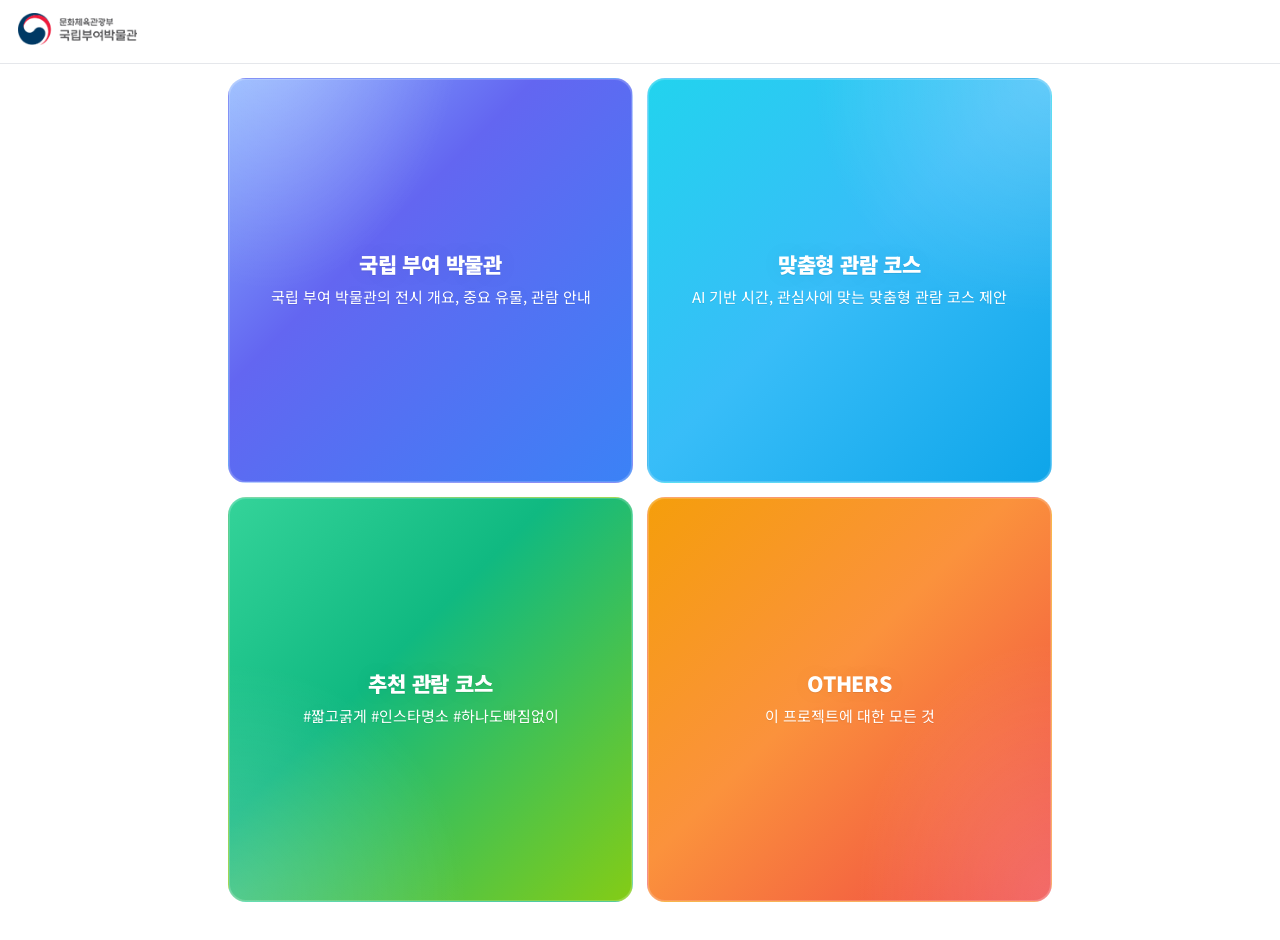
<file: index.html>
<!doctype html>
<html lang="ko">
<head>
<meta charset="utf-8" />
<meta name="viewport" content="width=device-width,initial-scale=1,viewport-fit=cover" />
<title>모바일 박물관 가이드 — 메인</title>

<!-- Google Fonts: Noto Sans KR -->
<link rel="preconnect" href="https://fonts.googleapis.com">
<link rel="preconnect" href="https://fonts.gstatic.com" crossorigin>
<link href="https://fonts.googleapis.com/css2?family=Noto+Sans+KR:wght@400;600;700;900&display=swap" rel="stylesheet">

<link rel="stylesheet" href="style.css" />
</head>
<body>
  <header class="header">
      <a href="index.html" class="logo-link">
      <img src="assets/logo.png" alt="박물관 로고" class="logo-img">
    </a>
  </header>

  <main class="container" id="main">
    <section class="grid-2x2" aria-label="메인 선택">
      <a class="tile t1" href="intro.html" style="--i:0" tabindex="0">
        <h3 class="tile__title">국립 부여 박물관</h3>
        <p class="tile__desc">국립 부여 박물관의 전시 개요, 중요 유물, 관람 안내</p>
      </a>

      <a class="tile t2" href="qa.html" style="--i:1" tabindex="0">
        <h3 class="tile__title">맞춤형 관람 코스</h3>
        <p class="tile__desc">AI 기반 시간, 관심사에 맞는 맞춤형 관람 코스 제안</p>
      </a>

      <a class="tile t3" href="routes.html" style="--i:2" tabindex="0">
        <h3 class="tile__title">추천 관람 코스</h3>
        <p class="tile__desc">#짧고굵게 #인스타명소 #하나도빠짐없이</p>
      </a>

      <a class="tile t4" href="etc.html" style="--i:3" tabindex="0">
        <h3 class="tile__title">OTHERS</h3>
        <p class="tile__desc">이 프로젝트에 대한 모든 것</p>
      </a>
    </section>
  </main>

<script>
(function () {
  // 이전 페이지 복귀 등에서 브라우저가 스크롤을 복원하지 않도록
  if ('scrollRestoration' in history) {
    history.scrollRestoration = 'manual';
  }

  const toTop = () => window.scrollTo({ top: 0, left: 0, behavior: 'auto' });

  // DOM 준비되면 즉시 최상단으로 이동 → 다음 프레임에 애니메이션 시작
  window.addEventListener('DOMContentLoaded', () => {
    toTop();

    const reduce = window.matchMedia('(prefers-reduced-motion: reduce)').matches;
    if (!reduce) {
      // 다음 프레임에 enter 클래스를 붙여 애니메이션 트리거
      requestAnimationFrame(() => {
        document.body.classList.add('enter');
      });
    }
  });

  // bfcache(뒤로가기 등)로 복귀했을 때도 최상단으로 보정
  window.addEventListener('pageshow', (e) => {
    if (e.persisted) toTop();
  });

  // 애니메이션 총 소요 시간 계산 후 한 번 더 최상단으로 보정
  // (폰트 로딩·레이아웃 시프트로 미세하게 밀리는 경우를 대비)
  window.addEventListener('load', () => {
    const DUR = 900;                  // --enter-dur와 동일 (ms)
    const STEP = 160;                 // --enter-delay-step와 동일 (ms)
    const count = document.querySelectorAll('.tile').length || 4;
    const BUFFER = 150;               // 약간의 여유 버퍼
    const total = DUR + STEP * (count - 1) + BUFFER;

    setTimeout(toTop, total);
  });
})();
</script>
</body>
</html>
</file>
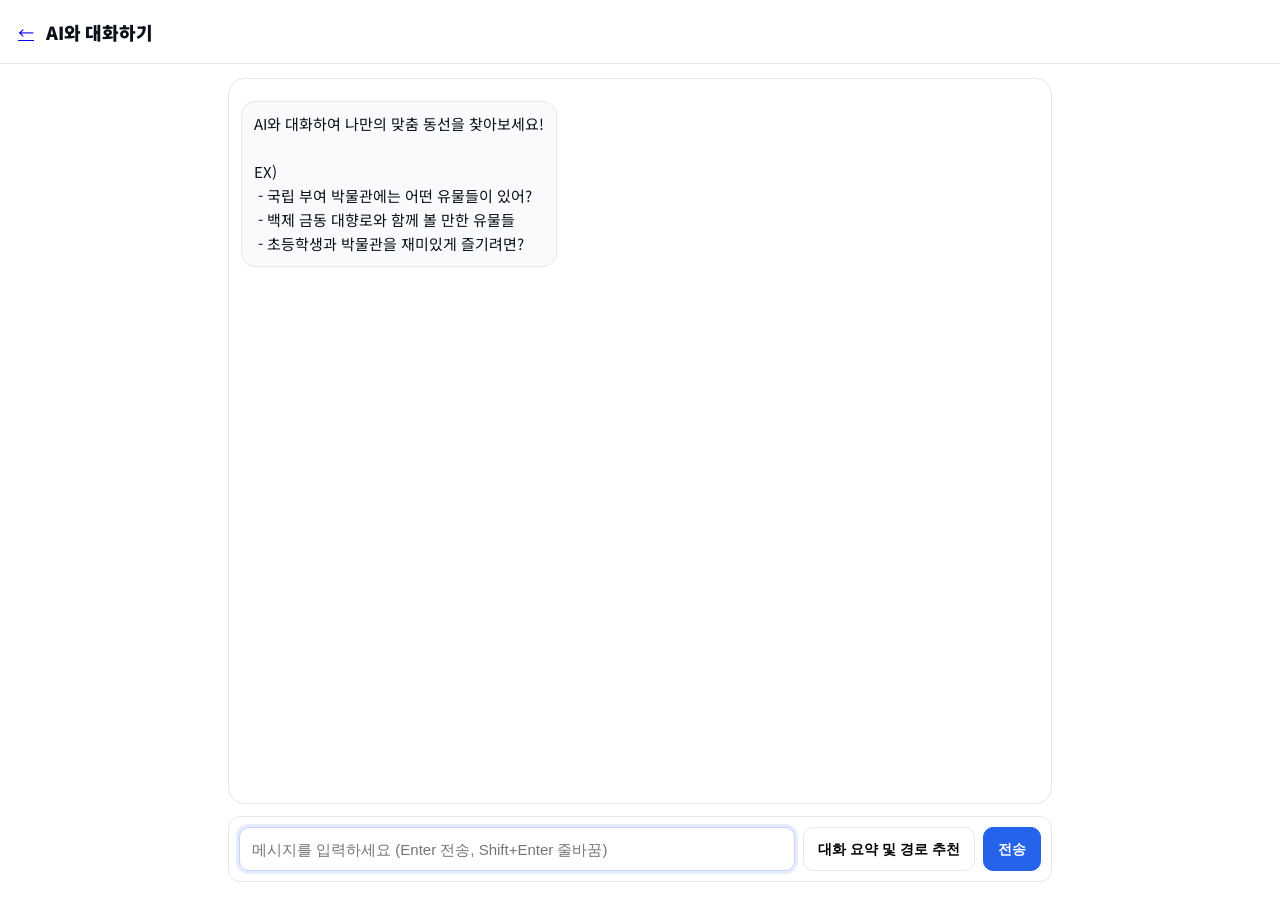
<file: ai.html>
<!doctype html>
<html lang="ko">
<head>
<meta charset="utf-8" />
<meta name="viewport" content="width=device-width,initial-scale=1,viewport-fit=cover" />
<title>AI 대화 — 맞춤 경로</title>

<link rel="preconnect" href="https://fonts.googleapis.com">
<link rel="preconnect" href="https://fonts.gstatic.com" crossorigin>
<link href="https://fonts.googleapis.com/css2?family=Noto+Sans+KR:wght@400;600;700;900&display=swap" rel="stylesheet">

<link rel="stylesheet" href="style.css" />
<style>
  /* ===== 페이지 전용 보강 (기존 톤 유지) ===== */
  .chat-page{ padding-bottom: env(safe-area-inset-bottom); }
  .chat-wrap{
    display:flex; flex-direction:column; gap:12px;
    min-height: calc(100dvh - var(--header-h) - var(--gap)*2);
  }
  .chat {
    border:1px solid var(--line); border-radius:16px; background:#fff;
    padding:12px; overflow:auto; flex:1 1 auto;
    -webkit-overflow-scrolling: touch;
    scroll-padding-bottom: 80px;
  }
  .msg{ display:flex; gap:10px; margin:10px 0; }
  .msg .bubble{
    max-width: 78%; padding:10px 12px; border-radius:14px; line-height:1.6; font-size:15px;
    border:1px solid var(--line);
    word-break: break-word; white-space: pre-wrap; background:#f9fafb;
  }
  .msg.user{ justify-content:flex-end; }
  .msg.user .bubble{ background:#f5f9ff; }

  .composer-wrap{
    position: sticky; bottom: 0; left: 0; right: 0;
    padding-bottom: calc(env(safe-area-inset-bottom) + 4px);
    background: linear-gradient(to top, #ffffff 70%, rgba(255,255,255,0));
  }
  .composer{
    display:flex; gap:8px; align-items:center;
    background:#fff; padding:10px; border:1px solid var(--line); border-radius:12px;
  }
  .composer .input{ height:44px; }
  .typing{ font-size:13px; color:var(--muted); margin-top:-6px; padding-left:4px; display:none; }

  .bubble strong{ font-weight:900; }
  .bubble em{ font-style:italic; }
  .bubble code{
    font-family: ui-monospace,SFMono-Regular,Menlo,Consolas,monospace;
    font-size: 0.92em; padding: 0.1em 0.35em; border-radius: 6px;
    background: #f3f4f6; border: 1px solid var(--line);
  }
  .bubble a{ color:#2563eb; text-decoration:underline; word-break:break-all; }
  .bubble ul{ padding-left: 1.2em; margin: .4em 0; }
  .bubble li{ margin: .25em 0; }

  .input:focus-visible{ outline: 2px solid #c7d2fe; outline-offset: 2px; }

  @media (max-width:480px){
    .msg .bubble{ max-width: 85%; }
  }
</style>
</head>
<body>
  <header class="header header--sub">
    <a class="back" href="qa.html" aria-label="뒤로">←</a>
    <h1>AI와 대화하기</h1>
  </header>

  <main class="container chat-page">
    <section class="chat-wrap">
      <div class="chat" id="chat" aria-live="polite">
        <div class="msg bot">
          <div class="bubble">AI와 대화하여 나만의 맞춤 동선을 찾아보세요!

EX)
 - 국립 부여 박물관에는 어떤 유물들이 있어?
 - 백제 금동 대향로와 함께 볼 만한 유물들
 - 초등학생과 박물관을 재미있게 즐기려면?</div>
        </div>
      </div>

      <div class="typing" id="typing">AI가 답변을 작성 중입니다…</div>

      <div class="composer-wrap">
        <div class="composer">
          <input id="userInput" class="input" placeholder="메시지를 입력하세요 (Enter 전송, Shift+Enter 줄바꿈)" />
          <button class="btn" id="summarizeBtn" aria-label="대화 요약 및 경로 추천">대화 요약 및 경로 추천</button>
          <button class="btn btn-solid" id="sendBtn" aria-label="전송">전송</button>
        </div>
      </div>
    </section>
  </main>

<script>
/** ====== 설정 ====== */
const MODEL_NAME = "gemini-2.5-flash";
const API_KEY = "AIzaSyA5-ytyoOqnZ7OiO9nwp9Lmj3am3isvl4I";
const ENDPOINT_URL = (model) =>
  `https://generativelanguage.googleapis.com/v1beta/models/${model}:generateContent?key=${API_KEY}`;

/** ====== PRIMER (상시 주입) ====== */
const BASE_PRIMER = `
너는 국립 부여 박물관의 주요 관리자야. 자기 소개는 하지 마
너는 유물 정보들을 원래 알고 있고, artifacts.csv 파일에서 이 정보를 습득하였다는 말은 하지 마
이 세션에서 사용할 'artifacts.csv'는 **국립부여박물관이 소장/전시하는 유물 목록의 근거 데이터셋(실제 보유 유물의 수는 이보다 많지만 이게 대부분)**입니다.
- 모든 추천·설명은 이 CSV에 등재된 유물 범위 내에서만 하세요. (없는 유물명/사실은 만들지 말 것)
- 사용자의 시간·관심사·동반자 정보를 바탕으로 관람 '개수 범위(최소~최대)'를 먼저 제안하세요.
- CSV에 충분한 정보가 없거나 조건이 모호하면, **추가로 필요한 질문 2~4개**를 먼저 하세요.
- 답변은 존댓말, 간결하고 정확하게. 과장·불확실한 단정 금지.
`;

/** ====== DOM ====== */
const chatEl = document.getElementById('chat');
const inputEl = document.getElementById('userInput');
const sendBtn = document.getElementById('sendBtn');
const summarizeBtn = document.getElementById('summarizeBtn');
const typingEl = document.getElementById('typing');

/** ====== 상태 ====== */
let historyMsgs = [];
let csvTextCache = null;
let artifactsIndex = '';     // 모델에 주입할 경량 인덱스
let artifactsRows = [];      // 파싱된 객체 배열
let artifactsMetaText = '';  // "총 N건, 컬럼: a,b,c" 같은 메타 문자열

/** ====== 유틸: 안전 이스케이프 → 마크다운풍 변환 ====== */
function escapeHtml(s){
  return s
    .replace(/&/g,'&amp;').replace(/</g,'&lt;').replace(/>/g,'&gt;')
    .replace(/"/g,'&quot;').replace(/'/g,'&#39;');
}
function renderLists(s){
  const lines = s.split('\n');
  let out = [], buf = [];
  const bulletRe = /^\s*([*-])\s+/;
  const flush = () => {
    if (buf.length){
      out.push('<ul>' + buf.map(li => '<li>' + li.replace(bulletRe, '') + '</li>').join('') + '</ul>');
      buf = [];
    }
  };
  for (let line of lines){
    if (bulletRe.test(line)) buf.push(line.trim());
    else { flush(); out.push(line); }
  }
  flush();
  return out.join('\n');
}
function renderRich(raw){
  let s = escapeHtml(String(raw||''));
  s = s.replace(/\[([^\]]+)\]\((https?:\/\/[^\s)]+)\)/g, (_,t,u)=>`<a href="${u}" target="_blank" rel="noopener">${t}</a>`);
  s = s.replace(/(https?:\/\/[^\s)]+)/g, '<a href="$1" target="_blank" rel="noopener">$1</a>');
  s = s.replace(/`([^`]+)`/g, '<code>$1</code>');
  s = s.replace(/\*\*(.+?)\*\*/g, '<strong>$1</strong>');
  s = renderLists(s);
  s = s.replace(/(^|[^*])\*([^*\n]+)\*/g, '$1<em>$2</em>');
  s = s.replace(/\n/g,'<br>');
  return s;
}

/** ====== 메시지 출력 ====== */
function appendMsg(role, text){
  const wrap = document.createElement('div');
  wrap.className = 'msg ' + (role === 'user' ? 'user' : 'bot');
  const bubble = document.createElement('div');
  bubble.className = 'bubble';
  bubble.innerHTML = renderRich(text);
  wrap.appendChild(bubble);
  chatEl.appendChild(wrap);
  requestAnimationFrame(() => wrap.scrollIntoView({ behavior:"smooth", block:"end" }));
}
function setTyping(on){ typingEl.style.display = on ? 'block' : 'none'; }
function uiLock(on){ inputEl.disabled = on; sendBtn.disabled = on; summarizeBtn.disabled = on; }

/** ====== CSV 로더 & 경량 인덱스 생성 ====== */
async function loadCsvText(){
  if (csvTextCache) return csvTextCache;
  const res = await fetch('artifacts.csv', { cache: 'no-cache' });
  if (!res.ok) throw new Error('artifacts.csv 를 불러올 수 없습니다.');
  const txt = await res.text();
  csvTextCache = txt;
  return txt;
}
function splitCsvLine(line){
  const out=[]; let cur='', inQ=false;
  for (let i=0;i<line.length;i++){
    const ch=line[i];
    if (ch === '"'){
      if (inQ && line[i+1] === '"'){ cur+='"'; i++; }
      else inQ = !inQ;
    }else if (ch === ',' && !inQ){
      out.push(cur); cur='';
    }else{
      cur+=ch;
    }
  }
  out.push(cur);
  return out;
}
function parseCsv(text){
  const lines = text.split(/\r?\n/).filter(Boolean);
  if (!lines.length) return [];
  const headers = splitCsvLine(lines[0]).map(h=>h.trim());
  const rows = [];
  for (let i=1;i<lines.length;i++){
    const cols = splitCsvLine(lines[i]);
    const obj = {};
    headers.forEach((h,idx)=> obj[h] = (cols[idx]||'').trim());
    rows.push(obj);
  }
  // 메타 문자열: 총 n건, 컬럼명
  artifactsMetaText = `artifacts.csv 메타: 총 ${rows.length}건, 컬럼 = ${headers.join(', ')}`;
  return rows;
}
// 모델에 주입할 경량 인덱스: "유물명 | 시대 | 태그 | 한줄요약"
function buildArtifactsIndex(rows){
  const nameKeys = ['title','name','artifact','유물','유물명'];
  const eraKeys  = ['era','period','시대'];
  const tagKeys  = ['tags','tag','키워드','분류'];
  const briefKeys= ['summary','desc','description','요약','설명'];
  const pick = (obj, keys)=> keys.find(k=>k in obj) || null;

  const lines = [];
  for (const r of rows){
    const kName  = pick(r, nameKeys);
    const kEra   = pick(r, eraKeys);
    const kTags  = pick(r, tagKeys);
    const kBrief = pick(r, briefKeys);

    const name  = (kName ? r[kName] : '').trim();
    if (!name) continue;

    const era   = (kEra ? r[kEra] : '').trim();
    const tags  = (kTags ? r[kTags] : '').trim();
    let brief   = (kBrief ? r[kBrief] : '').trim();
    if (brief.length > 120) brief = brief.slice(0,117) + '…';

    lines.push(`- ${name}${era?` | ${era}`:''}${tags?` | ${tags}`:''}${brief?` | ${brief}`:''}`);
  }
  const MAX_CHARS = 18000;
  const joined = lines.join('\n');
  return joined.length > MAX_CHARS ? joined.slice(0, MAX_CHARS) : joined;
}

async function primeArtifacts(){
  try{
    const csv = await loadCsvText();
    artifactsRows = parseCsv(csv);
    artifactsIndex = buildArtifactsIndex(artifactsRows);
    }catch(e){
    appendMsg('model', '유물 데이터(artifacts.csv)를 불러오지 못했습니다. 같은 폴더에 있는지 확인해 주세요. 그래도 대화는 진행 가능합니다.');
  }
}

/** ====== 공통: 호출 페이로드 구성 (항상 소장품 목록 전제 포함) ====== */
function baseContextParts(){
  const parts = [
    { role:'user', parts:[{ text: BASE_PRIMER.trim() }] }
  ];
  if (artifactsMetaText){
    parts.push({ role:'user', parts:[{ text: artifactsMetaText }] });
  }
  if (artifactsIndex){
    parts.push({ role:'user', parts:[{ text:
      '--- 국립부여박물관 소장 유물 인덱스(요약) 시작 ---\n'
      + artifactsIndex +
      '\n--- 인덱스 끝 ---'
    }]});
  }
  return parts;
}

/** ====== Gemini 호출 ====== */
async function callGeminiWithContents(contents){
  const body = {
    contents,
    generationConfig: { temperature:0.6, topK:40, topP:0.9, maxOutputTokens:800 }
  };
  const res = await fetch(ENDPOINT_URL(MODEL_NAME), {
    method: 'POST', headers: { 'Content-Type': 'application/json' }, body: JSON.stringify(body)
  });
  if(!res.ok){
    const t = await res.text();
    throw new Error('API 오류: ' + t);
  }
  const data = await res.json();
  return data?.candidates?.[0]?.content?.parts?.[0]?.text || '응답이 비어있습니다.';
}
async function callGemini(userText){
  const N = 6;
  const recent = historyMsgs.slice(-N);
  const contents = [
    ...baseContextParts(),
    ...recent.map(m => ({ role: m.role === 'user' ? 'user' : 'model', parts:[{ text: m.text }] })),
    { role:'user', parts:[{ text: userText }] }
  ];
  return callGeminiWithContents(contents);
}

/** ====== 요약/추천 ====== */
const SUMMARY_PRIMER = `
[요약·추천 형식]
1) 권장 관람 개수 범위: 최소 X개 이상, 최대 Y개 이하 (한 줄 근거)
2) 추천 유물(3~8개, CSV에 있는 항목만): "유물명 — 이유 한 줄"
3) 정보 부족 시: 추천보다 "추가 질문 2~4개"를 먼저 제시
※ 모든 추천은 '국립부여박물관 소장 유물(artifacts.csv)'에서만 선택.
`;

async function summarizeAndRecommend(){
  try{
    setTyping(true); uiLock(true);

    const userCount = historyMsgs.filter(m => m.role === 'user').length;
    if (userCount === 0){
      appendMsg('model',
        '관람 시간(분), 사진 위주 여부, 선호 주제(왕실/종교/생활사 등), 동반자(아이/어르신) 여부를 알려주시면 범위와 후보를 정밀하게 제안드리겠습니다.');
      return;
    }

    const N = 20;
    const recent = historyMsgs.slice(-N);
    const convo = recent.map(m => (m.role === 'user' ? '사용자: ' : 'AI: ') + m.text).join('\n');

    const contents = [
      ...baseContextParts(),
      { role:'user', parts:[{ text: '--- 최근 대화 로그 시작 ---\n' + convo + '\n--- 대화 로그 끝 ---' }] },
      { role:'user', parts:[{ text: SUMMARY_PRIMER.trim() }] }
    ];

    const reply = await callGeminiWithContents(contents);
    appendMsg('model', reply);
    historyMsgs.push({ role:'model', text: reply });
  }catch(err){
    appendMsg('model', '요약/추천 처리 중 문제가 발생했습니다.\n' + (err?.message||err));
  }finally{
    setTyping(false); uiLock(false); inputEl.focus();
  }
}

/** ====== 전송 핸들러 ====== */
async function send(){
  const text = inputEl.value.trim();
  if(!text) return;

  appendMsg('user', text);
  historyMsgs.push({ role:'user', text });
  inputEl.value = '';

  uiLock(true); setTyping(true);
  try{
    const reply = await callGemini(text);
    appendMsg('model', reply);
    historyMsgs.push({ role:'model', text: reply });
  }catch(err){
    appendMsg('model', '죄송합니다. 처리 중 문제가 발생했습니다.\n' + (err?.message||err));
  }finally{
    setTyping(false); uiLock(false); inputEl.focus();
  }
}
sendBtn.addEventListener('click', send);
inputEl.addEventListener('keydown', e=>{
  if(e.key==='Enter' && !e.shiftKey){ e.preventDefault(); send(); }
});
summarizeBtn.addEventListener('click', summarizeAndRecommend);

inputEl.addEventListener('focus', () => {
  setTimeout(() => { chatEl.scrollTop = chatEl.scrollHeight; }, 300);
});
window.addEventListener('resize', () => { chatEl.scrollTop = chatEl.scrollHeight; });

window.addEventListener('DOMContentLoaded', ()=> {
  inputEl.focus({ preventScroll: true });
  primeArtifacts(); // CSV 선학습
});
</script>
</body>
</html>
</file>
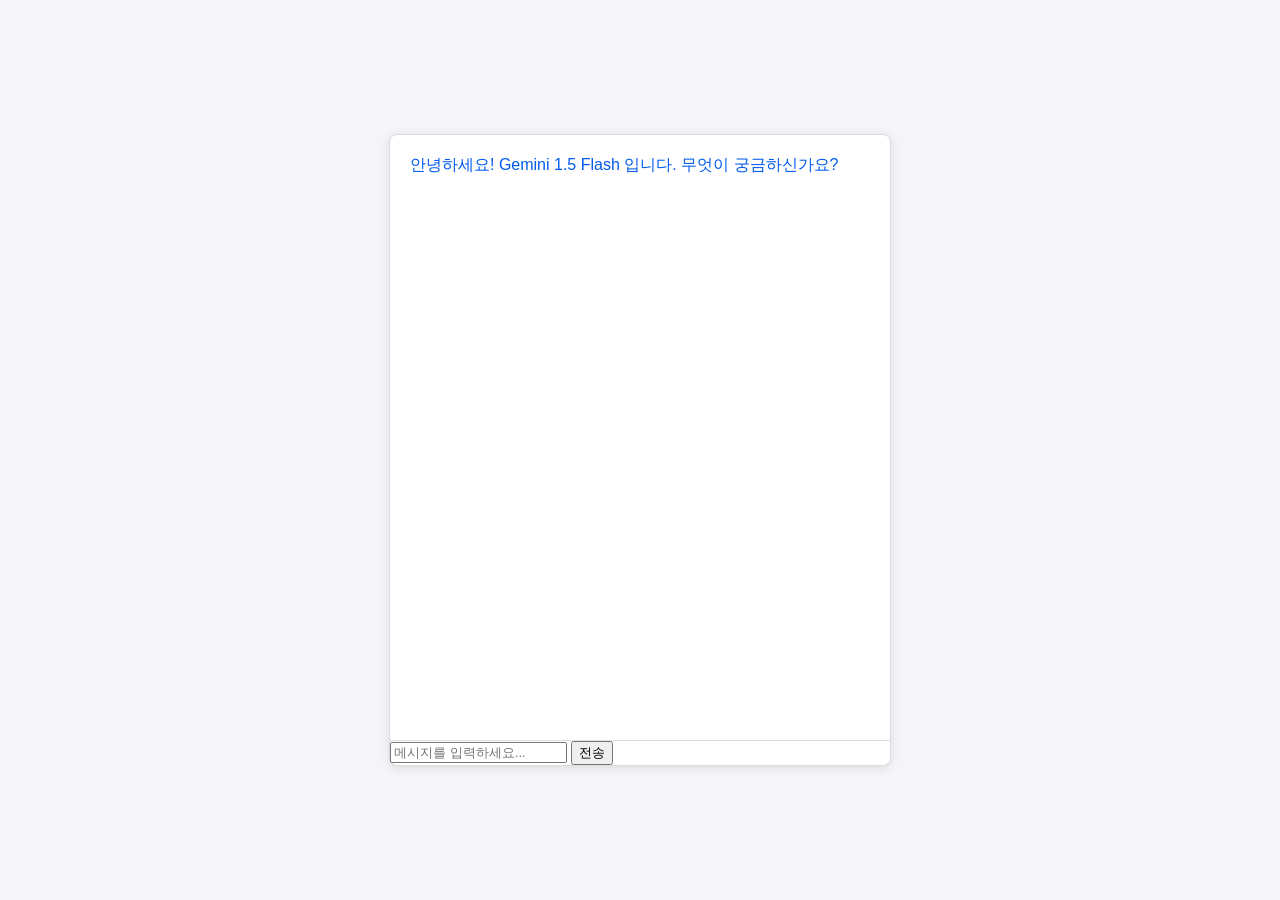
<file: chatbot.html>
<!DOCTYPE html>
<html>
<head>
    <title>Gemini 1.5 Flash Chatbot</title>
    <meta charset="UTF-8">
    <meta name="viewport" content="width=device-width, initial-scale=1.0">
    <style>
        body {
            font-family: -apple-system, BlinkMacSystemFont, "Segoe UI", Roboto, Helvetica, Arial, sans-serif;
            display: flex;
            justify-content: center;
            align-items: center;
            height: 100vh;
            margin: 0;
            background-color: #f4f4f9;
        }
        #chat-container {
            width: 90%;
            max-width: 500px;
            height: 70vh;
            border: 1px solid #ddd;
            border-radius: 8px;
            background-color: #fff;
            box-shadow: 0 2px 10px rgba(0,0,0,0.1);
            display: flex;
            flex-direction: column;
        }
        #chat-box {
            flex-grow: 1;
            padding: 20px;
            overflow-y: auto;
            border-bottom: 1px solid #ddd;
        }
        .message {
            margin-bottom: 15px;
            line-height: 1.4;
            white-space: pre-wrap; /* 줄바꿈을 위해 추가 */
        }
        .user-message {
            text-align: right;
            color: #333;
        }
        .gemini-message {
            text-align: left;
            color: #005aee;
        }
        .error-message {
            text-align: left;
            color: #d93025;
            font-style: italic;
        }
    </style>
</head>
<body>

    <div id="chat-container">
        <div id="chat-box">
            <div class="gemini-message">안녕하세요! Gemini 1.5 Flash 입니다. 무엇이 궁금하신가요?</div>
        </div>
        <div id="input-area">
            <input type="text" id="user-input" placeholder="메시지를 입력하세요...">
            <button id="send-button">전송</button>
        </div>
    </div>

    <script type="module">
        import { GoogleGenerativeAI } from "https://esm.run/@google/generative-ai";

        // 🚨 여기에 당신의 API 키를 붙여넣으세요.
        const API_KEY = "AIzaSyA5-ytyoOqnZ7OiO9nwp9Lmj3am3isvl4I"; 

        const chatBox = document.getElementById('chat-box');
        const userInput = document.getElementById('user-input');
        const sendButton = document.getElementById('send-button');
        let model;

        try {
            const genAI = new GoogleGenerativeAI(API_KEY);
            // ✨ 모델 이름을 'gemini-1.5-flash'로 변경했습니다.
            model = genAI.getGenerativeModel({ model: "gemini-2.5-flash" });
        } catch(error) {
            addMessage(`API 초기화 오류가 발생했습니다. API 키를 확인해주세요.\n${error.message}`, 'error-message');
        }

        async function sendMessage() {
            if (!model) {
                addMessage('모델이 제대로 초기화되지 않았습니다. API 키를 확인해주세요.', 'error-message');
                return;
            }
            const message = userInput.value.trim();
            if (message === "") return;

            addMessage(message, 'user-message');
            userInput.value = "";
            sendButton.disabled = true;

            try {
                const result = await model.generateContent(message);
                const response = await result.response;
                const text = response.text();
                addMessage(text, 'gemini-message');
            } catch (error) {
                console.error("API Error: ", error);
                // 💡 사용자에게 더 친절한 오류 메시지를 보여줍니다.
                addMessage(`죄송합니다, 오류가 발생했습니다. API 키와 Google Cloud 프로젝트 설정을 확인해주세요. (결제 계정, API 사용 설정 등)\n\n오류: ${error.message}`, 'error-message');
            } finally {
                sendButton.disabled = false;
            }
        }

        function addMessage(text, className) {
            const messageDiv = document.createElement('div');
            messageDiv.className = `message ${className}`;
            messageDiv.textContent = text;
            chatBox.appendChild(messageDiv);
            chatBox.scrollTop = chatBox.scrollHeight;
        }

        sendButton.addEventListener('click', sendMessage);
        userInput.addEventListener('keypress', (event) => {
            if (event.key === 'Enter') {
                sendMessage();
            }
        });
    </script>

</body>
</html>
</file>
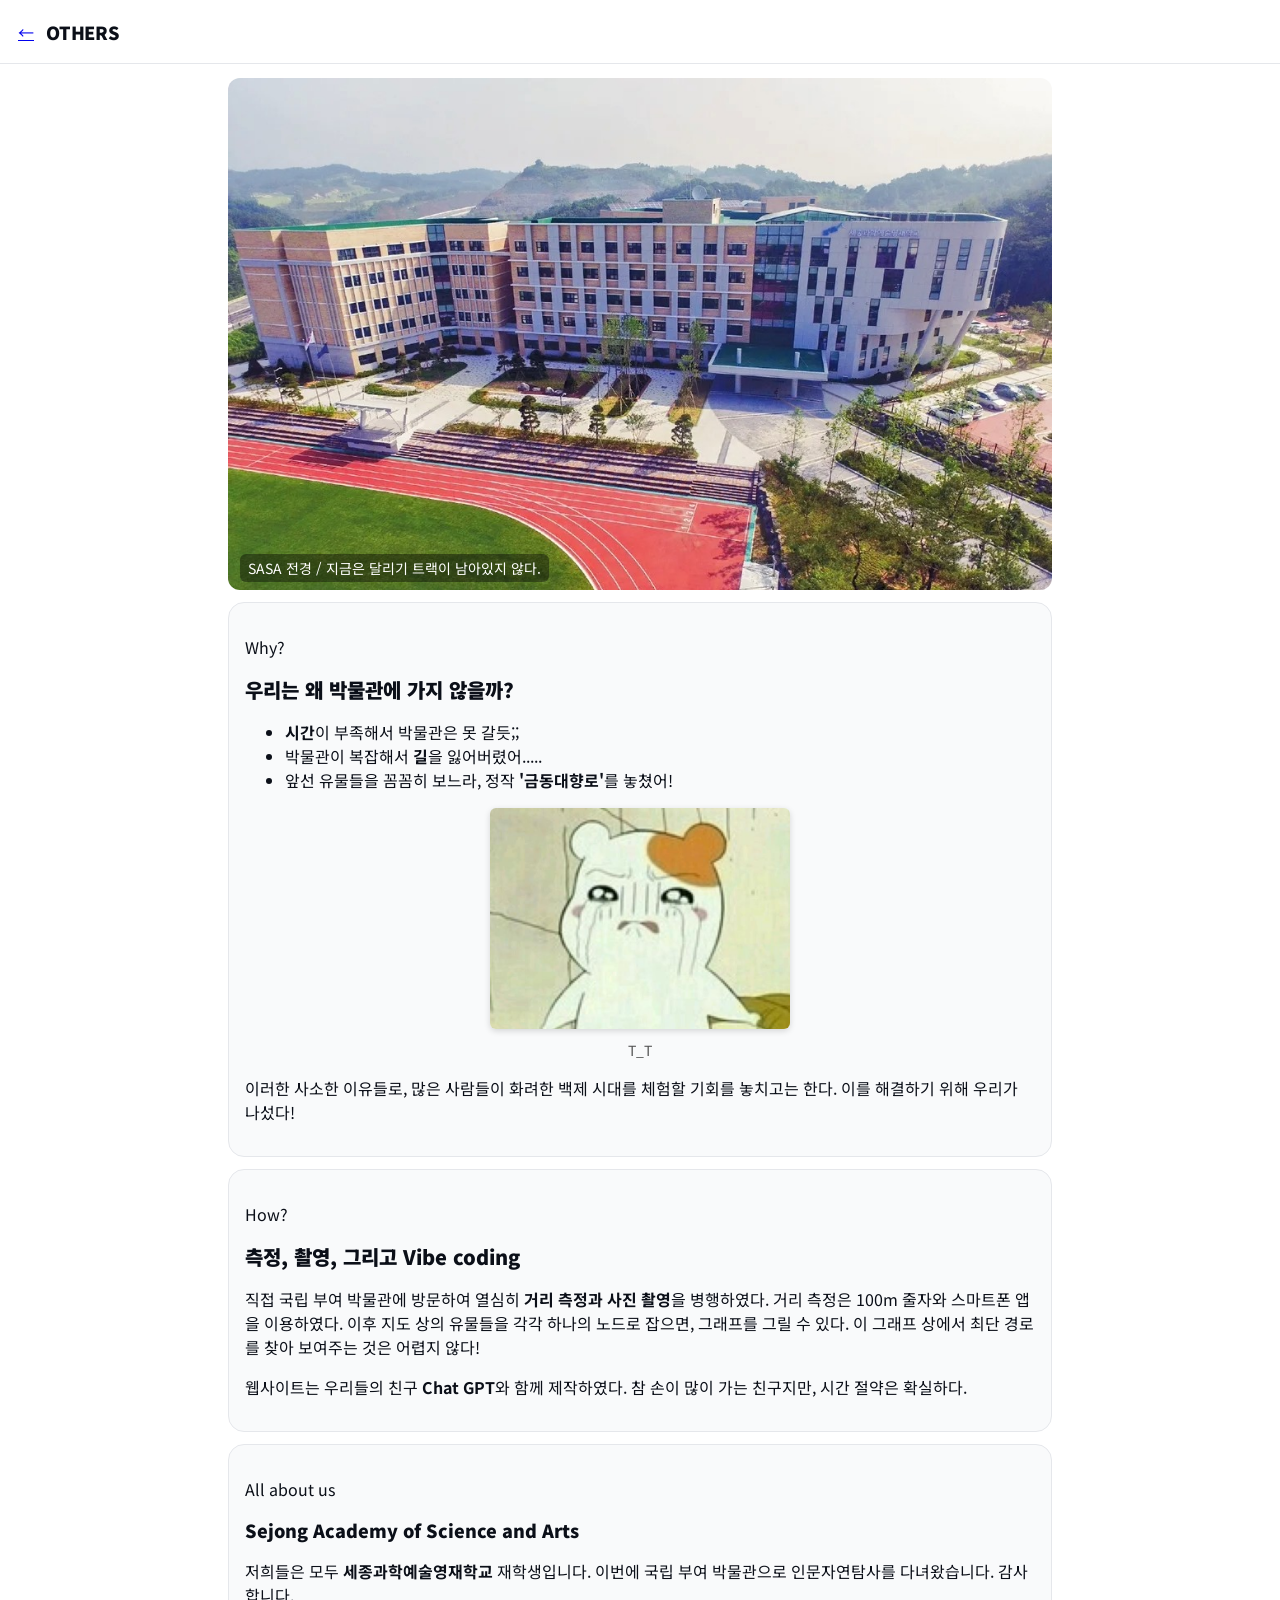
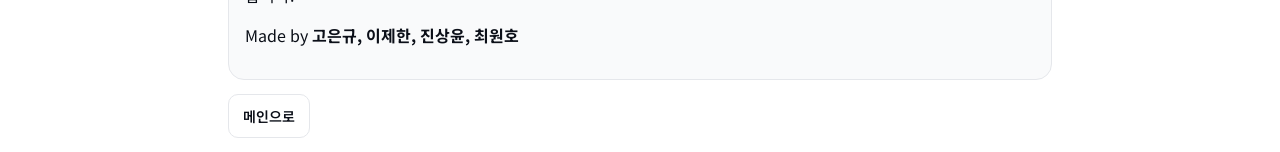
<file: etc.html>
<!doctype html>
<html lang="ko">
<head>
<meta charset="utf-8" />
<meta name="viewport" content="width=device-width,initial-scale=1,viewport-fit=cover" />
<title>Others</title>

<link rel="preconnect" href="https://fonts.googleapis.com">
<link rel="preconnect" href="https://fonts.gstatic.com" crossorigin>
<link href="https://fonts.googleapis.com/css2?family=Noto+Sans+KR:wght@400;600;700;900&display=swap" rel="stylesheet">

<link rel="stylesheet" href="style.css" />
</head>
<body>
  <header class="header header--sub">
    <a class="back" href="index.html" aria-label="메인으로">←</a>
    <h1>OTHERS</h1>
  </header>
  
  <main class="container">
<!-- Hero -->
    <section class="hero">
    <img src="assets/school.jpg" alt="국립부여
    박물관 전경" class="hero__img">
    <div class="hero__caption">SASA 전경 / 지금은 달리기 트랙이 남아있지 않다.</div>
    </section>



    <section class="section" style="margin-top:12px">
      <p class="kicker">Why?</p>
      <h3 style="margin:0 0 6px; font-size:20px; font-weight:900">우리는 왜 박물관에 가지 않을까?</h3>
      
      <ul class="ol">
      
        <li><strong>시간</strong>이 부족해서 박물관은 못 갈듯;;</li>
        <li>박물관이 복잡해서 <strong>길</strong>을 잃어버렸어.....</li>
        <li>앞선 유물들을 꼼꼼히 보느라, 정작 <strong>'금동대향로'</strong>를 놓쳤어!</li>
      
      </ul>

       <figure style="margin:12px 0; text-align:center">
        <img src="assets/cry.png" alt="우는 햄스텇" style="max-width:300px; width:100%; height:auto; border-radius:6px; box-shadow:0 2px 6px rgba(0,0,0,.15)">
        <figcaption style="margin-top:6px; font-size:14px; color:#555">T_T</figcaption>
      </figure>
      <p class="lead">
        이러한 사소한 이유들로, 많은 사람들이 화려한 백제 시대를 체험할 기회를 놓치고는 한다. 이를 해결하기 위해 우리가 나섰다!
      </p>
    </section>

    <section class="section" style="margin-top:12px">
      <p class="kicke">How?</p>
      <h3 style="margin:0 0 6px; font-size:20px; font-weight:900">측정, 촬영, 그리고 Vibe coding</h3>
      <p class="lead">
       직접 국립 부여 박물관에 방문하여 열심히 <strong>거리 측정과 사진 촬영</strong>을 병행하였다. 거리 측정은 100m 줄자와 스마트폰 앱을 이용하였다. 이후 지도 상의 유물들을 각각 하나의 노드로 잡으면, 그래프를 그릴 수 있다. 이 그래프 상에서 최단 경로를 찾아 보여주는 것은 어렵지 않다!
      </p>
      <p class="lead">
      웹사이트는 우리들의 친구 <strong>Chat GPT</strong>와 함께 제작하였다. 참 손이 많이 가는 친구지만, 시간 절약은 확실하다. 
      </p>
    </section>

    <!-- Visit info (간략) -->
    <section class="section" style="margin-top:12px">
      <p class="kicker">All about us</p>
      <h3 style="margin:0 0 6px; font-size:18px; font-weight:900">Sejong Academy of Science and Arts</h3>
       <p class="lead">
        저희들은 모두 <strong>세종과학예술영재학교</strong> 재학생입니다. 이번에 국립 부여 박물관으로 인문자연탐사를 다녀왔습니다. 감사합니다.
       </p>     

       <p class="lead">
        Made by  <strong>고은규, 이제한, 진상윤, 최원호</strong>
       <p>

       
    </section>

    <!-- CTA -->
    <div style="margin-top:14px; display:flex; gap:8px; flex-wrap:wrap">
      <a class="btn btn-ghost" href="index.html">메인으로</a>
    </div>
  </main>
</body>
</html>
</file>
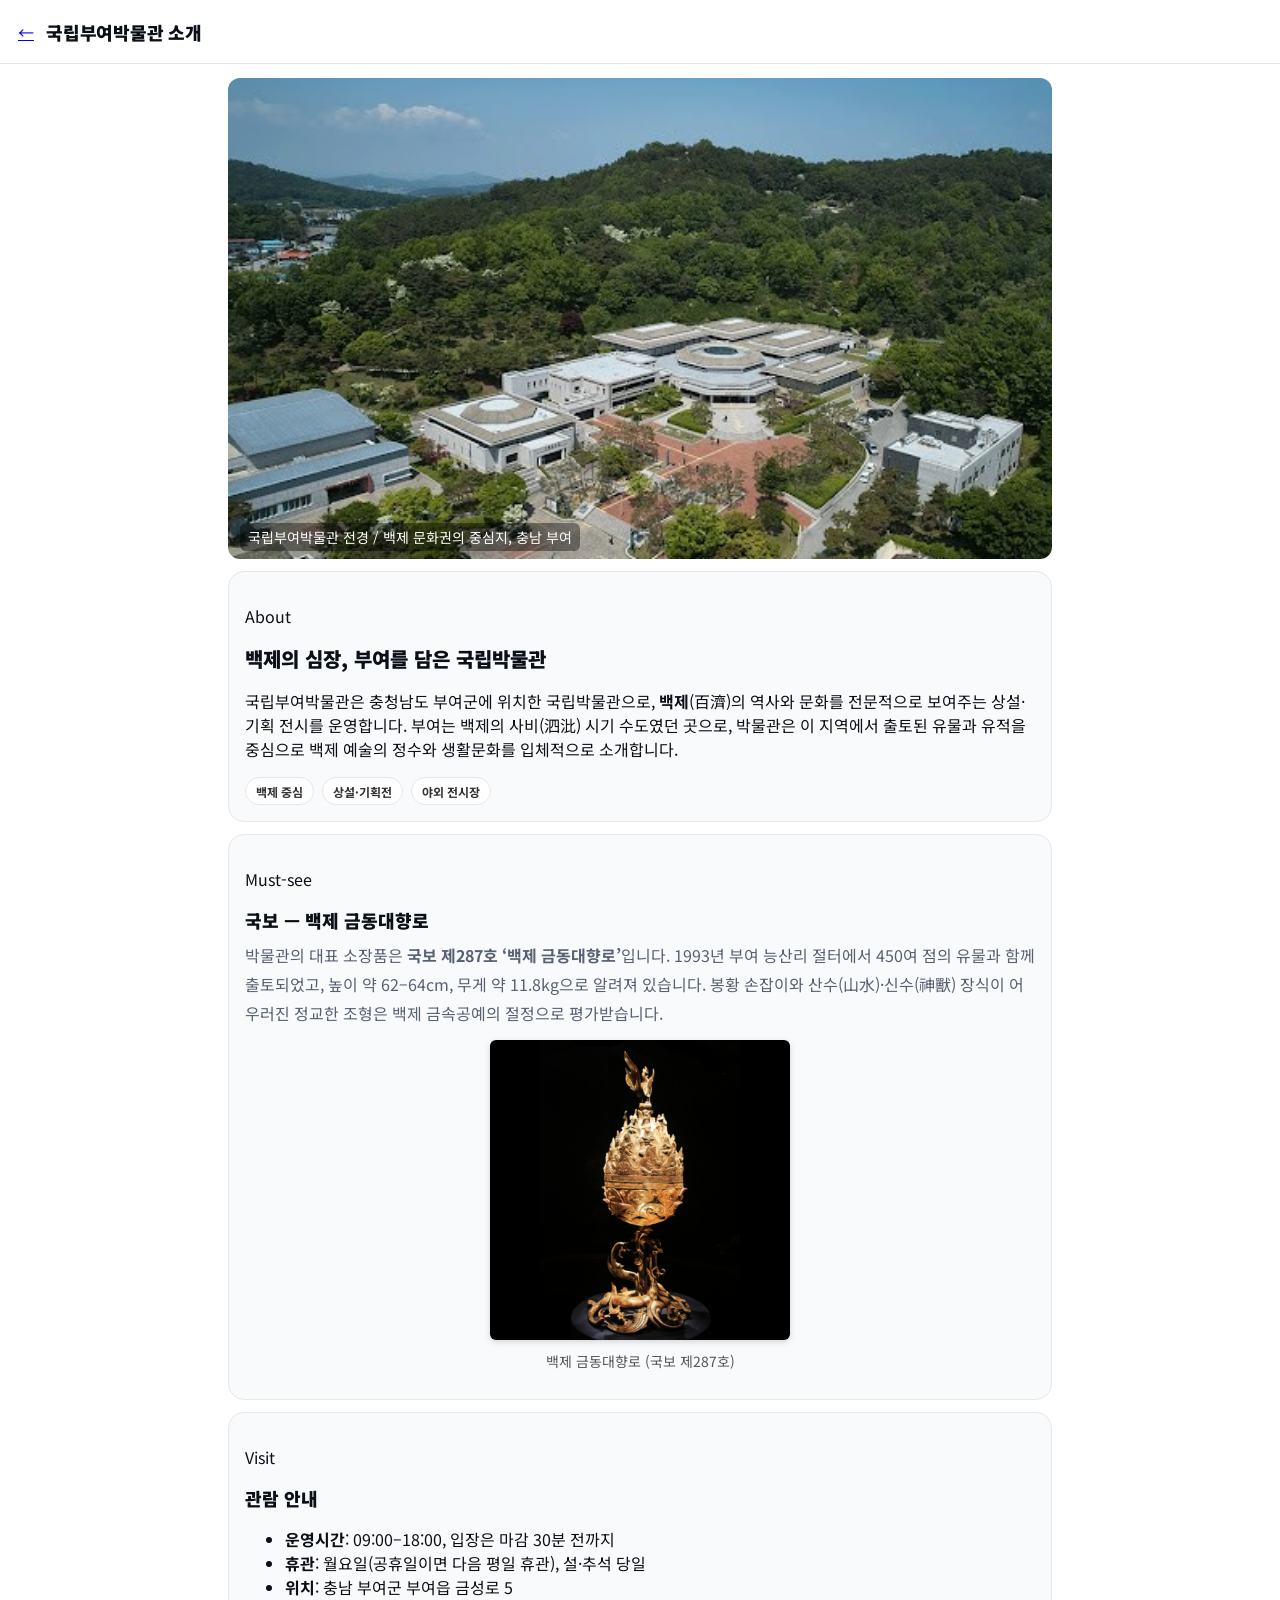
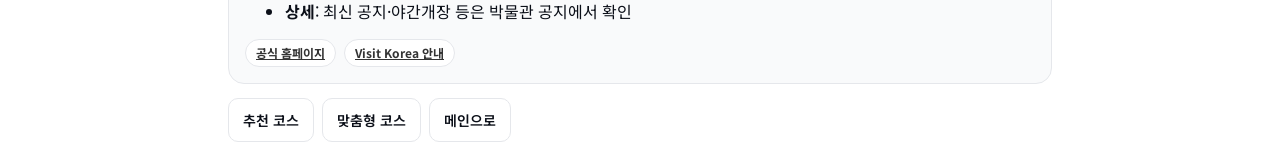
<file: intro.html>
<!doctype html>
<html lang="ko">
<head>
<meta charset="utf-8" />
<meta name="viewport" content="width=device-width,initial-scale=1,viewport-fit=cover" />
<title>박물관 소개 — 국립부여박물관</title>

<link rel="preconnect" href="https://fonts.googleapis.com">
<link rel="preconnect" href="https://fonts.gstatic.com" crossorigin>
<link href="https://fonts.googleapis.com/css2?family=Noto+Sans+KR:wght@400;600;700;900&display=swap" rel="stylesheet">

<link rel="stylesheet" href="style.css" />
</head>
<body>
  <header class="header header--sub">
    <a class="back" href="index.html" aria-label="메인으로">←</a>
    <h1>국립부여박물관 소개</h1>
  </header>

  <main class="container">
<!-- Hero -->
    <section class="hero">
    <img src="assets/buyeo-hero.jpg" alt="국립부여박물관 전경" class="hero__img">
    <div class="hero__caption">국립부여박물관 전경 / 백제 문화권의 중심지, 충남 부여</div>
    </section>

    <!-- About -->
    <section class="section" style="margin-top:12px">
      <p class="kicker">About</p>
      <h3 style="margin:0 0 6px; font-size:20px; font-weight:900">백제의 심장, 부여를 담은 국립박물관</h3>
      <p class="lead">
        국립부여박물관은 충청남도 부여군에 위치한 국립박물관으로, <strong>백제</strong>(百濟)의 역사와 문화를 전문적으로 보여주는 상설·기획 전시를 운영합니다.
        부여는 백제의 사비(泗沘) 시기 수도였던 곳으로, 박물관은 이 지역에서 출토된 유물과 유적을 중심으로 백제 예술의 정수와 생활문화를 입체적으로 소개합니다.
      </p>
      <div class="badges">
        <span class="badge">백제 중심</span>
        <span class="badge">상설·기획전</span>
        <span class="badge">야외 전시장</span>
      </div>
    </section>

        <!-- Must-see -->
    <section class="section" style="margin-top:12px">
      <p class="kicker">Must-see</p>
      <h3 style="margin:0 0 6px; font-size:18px; font-weight:900">국보 — 백제 금동대향로</h3>
      <p class="muted" style="margin:8px 0 0; line-height:1.8">
        박물관의 대표 소장품은 <strong>국보 제287호 ‘백제 금동대향로’</strong>입니다. 1993년 부여 능산리 절터에서 450여 점의 유물과 함께 출토되었고,
        높이 약 62–64cm, 무게 약 11.8kg으로 알려져 있습니다. 봉황 손잡이와 산수(山水)·신수(神獸) 장식이 어우러진 정교한 조형은
        백제 금속공예의 절정으로 평가받습니다.
      </p>

      <!-- 금동대향로 이미지 추가 -->
      <figure style="margin:12px 0; text-align:center">
        <img src="assets/incense-burner.png" alt="백제 금동대향로" style="max-width:300px; width:100%; height:auto; border-radius:6px; box-shadow:0 2px 6px rgba(0,0,0,.15)">
        <figcaption style="margin-top:6px; font-size:14px; color:#555">백제 금동대향로 (국보 제287호)</figcaption>
      </figure>

      <div class="badges" style="margin-top:8px">
      </div>
    </section>


    <!-- Visit info (간략) -->
    <section class="section" style="margin-top:12px">
      <p class="kicker">Visit</p>
      <h3 style="margin:0 0 6px; font-size:18px; font-weight:900">관람 안내</h3>
      <ul class="ol">
        <li><strong>운영시간</strong>: 09:00–18:00, 입장은 마감 30분 전까지</li>
        <li><strong>휴관</strong>: 월요일(공휴일이면 다음 평일 휴관), 설·추석 당일</li>
        <li><strong>위치</strong>: 충남 부여군 부여읍 금성로 5</li>
        <li><strong>상세</strong>: 최신 공지·야간개장 등은 박물관 공지에서 확인</li>
      </ul>
      <div class="badges">
        <a class="badge" href="https://buyeo.museum.go.kr/" target="_blank" rel="noopener">공식 홈페이지</a>
        <a class="badge" href="https://english.visitkorea.or.kr/svc/contents/contentsView.do?vcontsId=111441" target="_blank" rel="noopener">Visit Korea 안내</a>
      </div>
    </section>

    <!-- CTA -->
    <div style="margin-top:14px; display:flex; gap:8px; flex-wrap:wrap">
      <a class="btn btn-ghost" href="routes.html">추천 코스</a>
      <a class="btn btn-ghost" href="qa.html">맞춤형 코스</a>
      <a class="btn btn-ghost" href="index.html">메인으로</a>
    </div>
  </main>
</body>
</html>
</file>
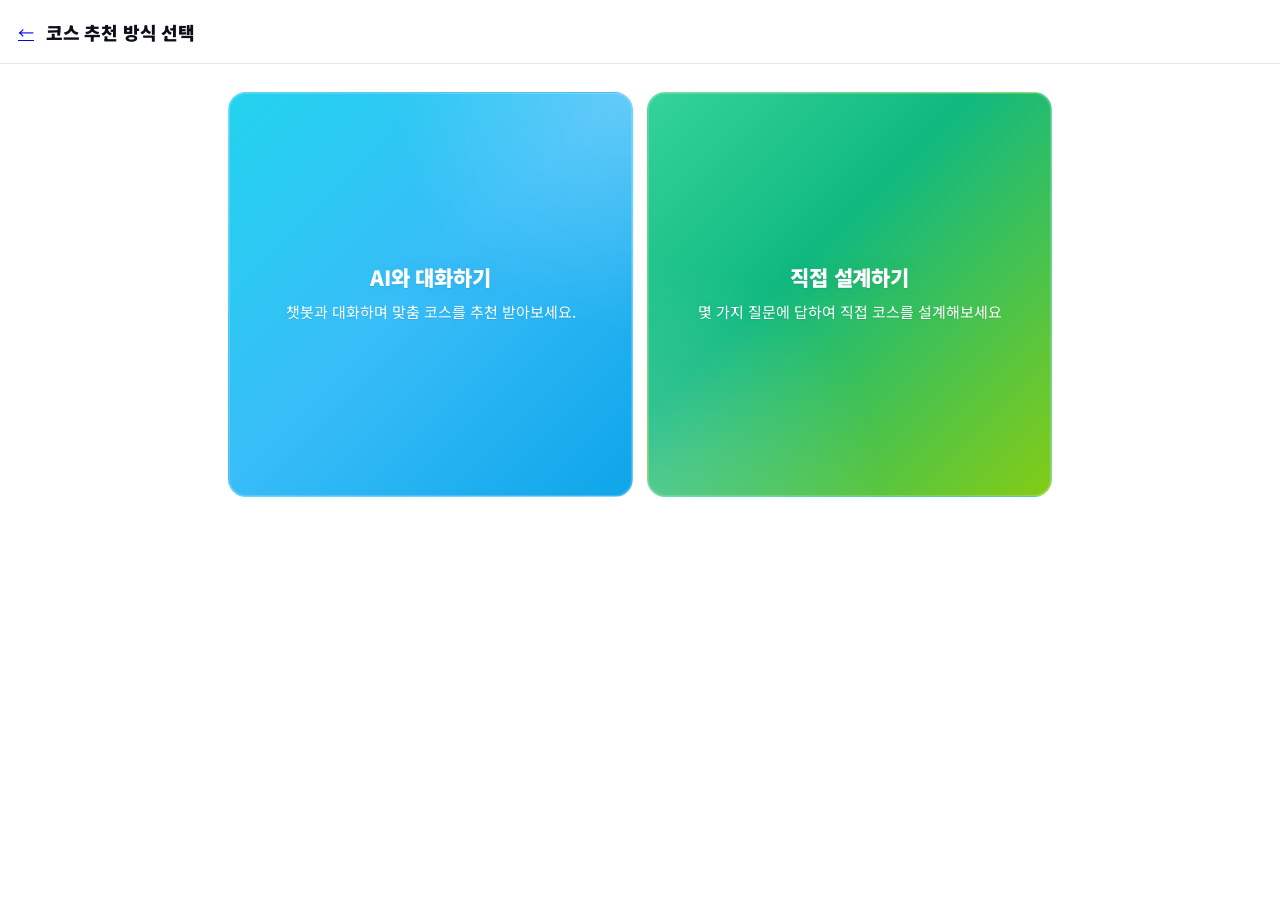
<file: qa.html>
<!doctype html>
<html lang="ko">
<head>
<meta charset="utf-8" />
<meta name="viewport" content="width=device-width,initial-scale=1,viewport-fit=cover" />
<title>Q&A 기반 추천</title>

<link rel="preconnect" href="https://fonts.googleapis.com">
<link rel="preconnect" href="https://fonts.gstatic.com" crossorigin>
<link href="https://fonts.googleapis.com/css2?family=Noto+Sans+KR:wght@400;600;700;900&display=swap" rel="stylesheet">

<link rel="stylesheet" href="style.css" />

<style>
  /* 이 페이지 전용: 두 가지 선택 카드 레이아웃 */
  .choice-grid{
    display:grid; gap: var(--gap);
    grid-template-columns: 1fr 1fr;
    margin-top: var(--gap);
  }
  /* 카드 안 타이포 약간 조정 */
  .tile__title{ margin-bottom: 10px; }
  /* 모바일: 1열 + 정확한 중앙 정렬 + 적정 폭 */
  @media (max-width:480px){
    .choice-grid{ grid-template-columns: 1fr; justify-items: center; }
    .choice-grid .tile{
      aspect-ratio: 16/9;
      max-height: 200px;
      width: min(100%, 420px);
      padding: 18px 14px;
    }
  }
</style>
</head>
<body>
  <header class="header header--sub">
    <a class="back" href="index.html" aria-label="메인으로">←</a>
    <h1>코스 추천 방식 선택</h1>
  </header>

  <main class="container" id="main">
    <section class="choice-grid" aria-label="추천 방식 선택">
      <!-- 1) AI와 대화하기 -->
      <a class="tile t2" href="ai.html" target="_blank" rel="noopener" style="--i:0">
        <h3 class="tile__title">AI와 대화하기</h3>
        <p class="tile__desc">
          챗봇과 대화하며 맞춤 코스를 추천 받아보세요.
        </p>
      </a>

      <!-- 2) 설문조사 진행하기 -->
      <a class="tile t3" href="survey.html" style="--i:1">
        <h3 class="tile__title">직접 설계하기</h3>
        <p class="tile__desc">
          몇 가지 질문에 답하여 직접 코스를 설계해보세요 
        </p>
      </a>
    </section>
  </main>

  <script>
    // 카드 순차 등장 애니메이션(기존 스타일과 동일한 트리거)
    window.addEventListener('DOMContentLoaded', () => {
      if (window.matchMedia('(prefers-reduced-motion: reduce)').matches) return;
      requestAnimationFrame(() => document.body.classList.add('enter'));
    });
  </script>
</body>
</html>
</file>
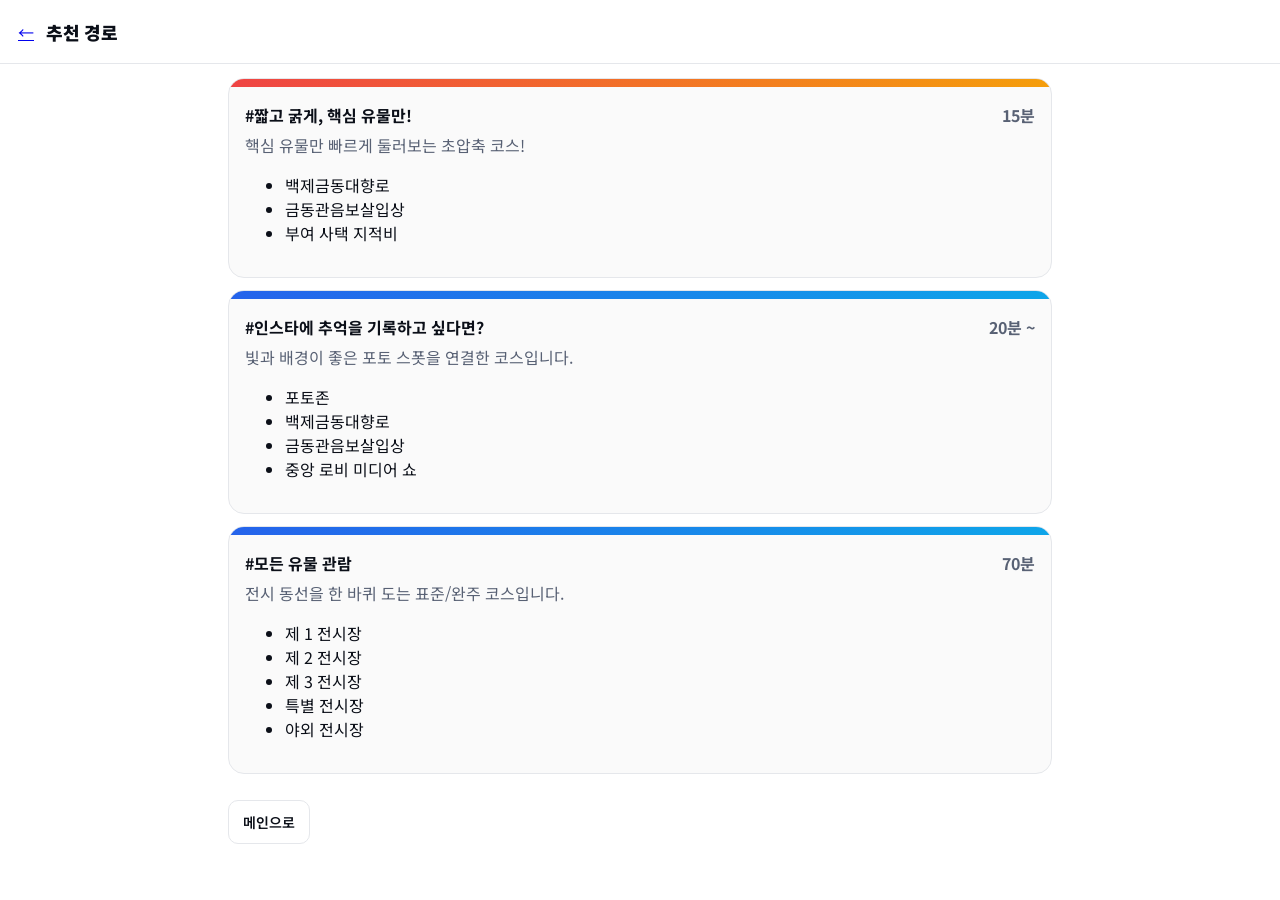
<file: routes.html>
<!doctype html>
<html lang="ko">
<head>
<meta charset="utf-8" />
<meta name="viewport" content="width=device-width,initial-scale=1,viewport-fit=cover" />
<title>추천 경로</title>

<link rel="preconnect" href="https://fonts.googleapis.com">
<link rel="preconnect" href="https://fonts.gstatic.com" crossorigin>
<link href="https://fonts.googleapis.com/css2?family=Noto+Sans+KR:wght@400;600;700;900&display=swap" rel="stylesheet">

<link rel="stylesheet" href="style.css" />
</head>
<body>
  <header class="header header--sub">
    <a class="back" href="index.html" aria-label="메인으로">←</a>
    <h1>추천 경로</h1>
  </header>

  <main class="container">
    <section class="routes">
      <article class="route">
        <div class="bar short" aria-hidden="true"></div>
        <div class="inner">
          <h4>#짧고 굵게, 핵심 유물만! <span class="muted">15분</span></h4>
          <p class="muted" style="margin:6px 0 0">핵심 유물만 빠르게 둘러보는 초압축 코스!</p>
          <ul class="ol"><li>백제금동대향로</li><li>금동관음보살입상</li><li>부여 사택 지적비</li></ul>
           </div>
      </article>

      <article class="route">
        <div class="bar insta" aria-hidden="true"></div>
        <div class="inner">
          <h4>#인스타에 추억을 기록하고 싶다면? <span class="muted">20분 ~</span></h4>
          <p class="muted" style="margin:6px 0 0">빛과 배경이 좋은 포토 스폿을 연결한 코스입니다.</p>
          <ul class="ol"><li>포토존</li><li>백제금동대향로</li><li>금동관음보살입상</li><li>중앙 로비 미디어 쇼</li></ul>
        </div>
      </article>

      <article class="route">
        <div class="bar all" aria-hidden="true"></div>
        <div class="inner">
          <h4>#모든 유물 관람 <span class="muted">70분</span></h4>
          <p class="muted" style="margin:6px 0 0">전시 동선을 한 바퀴 도는 표준/완주 코스입니다.</p>
          <ul class="ol"><li>제 1 전시장</li><li>제 2 전시장</li><li>제 3 전시장</li><li>특별 전시장</li><li>야외 전시장</li></ul>
    
        </div>
      </article>
      
      
    <div style="margin-top:14px"><a class="btn btn-ghost" href="index.html">메인으로</a></div>
  </main>

  <!-- 모달 -->
  <div id="modal">
    <div id="modal-back" onclick="closeModal()"></div>
    <div class="modal-card">
      <div id="modal-bar" class="bar" aria-hidden="true"></div>
      <div style="padding:16px">
        <h4 id="modal-title" style="margin:0 0 6px; font-size:18px; font-weight:900">코스 제목</h4>
        <p class="muted" style="margin:0 0 8px">예시 동선</p>
        <ol id="modal-steps" class="ol"></ol>
        <div style="display:grid; grid-template-columns:1fr 1fr; gap:8px; margin-top:14px">
          <button class="btn btn-ghost" onclick="closeModal()">닫기</button>
          <button class="btn btn-solid" onclick="scrollTopSmooth()">상단으로</button>
        </div>
      </div>
    </div>
  </div>

<script>
  const ROUTES = {
    short:{title:'#짧고 굵게, 핵심 유물만!', bar:'short', steps:['입구 포토존','대표 유물 A','대표 유물 B','굿즈/스탬프']},
    insta:{title:'#인스타에 추억을 기록하고 싶다면?', bar:'insta', steps:['네온 라이트 벽면','대형 설치','자연광 포치','루프탑 사인보드']},
    all:{title:'#모든 유물 관람', bar:'all', steps:['동선 1관','동선 2관','동선 3관','동선 4관']},
    deep:{title:'#모든 유물 + 설명 정독', bar:'deep', steps:['오디오 가이드 1','작가 노트','큐레이터 포인트','토론 카드']},
  };

  function openRoute(key){
    const d=ROUTES[key]; if(!d) return;
    document.getElementById('modal-title').textContent=d.title;
    document.getElementById('modal-bar').className='bar '+d.bar;
    const list=document.getElementById('modal-steps'); list.innerHTML='';
    d.steps.forEach(s=>{ const li=document.createElement('li'); li.textContent=s; list.appendChild(li); });
    document.getElementById('modal').style.display='flex';
  }
  function closeModal(){ document.getElementById('modal').style.display='none'; }
  function scrollTopSmooth(){ window.scrollTo({top:0, behavior:'smooth'}); closeModal(); }

  // 해시(#short 등)로 진입 시 자동 오픈
  window.addEventListener('load', ()=>{
    const key=location.hash.replace('#','').trim();
    if(key && ROUTES[key]){ setTimeout(()=>openRoute(key), 100); }
  });
</script>
</body>
</html>
</file>
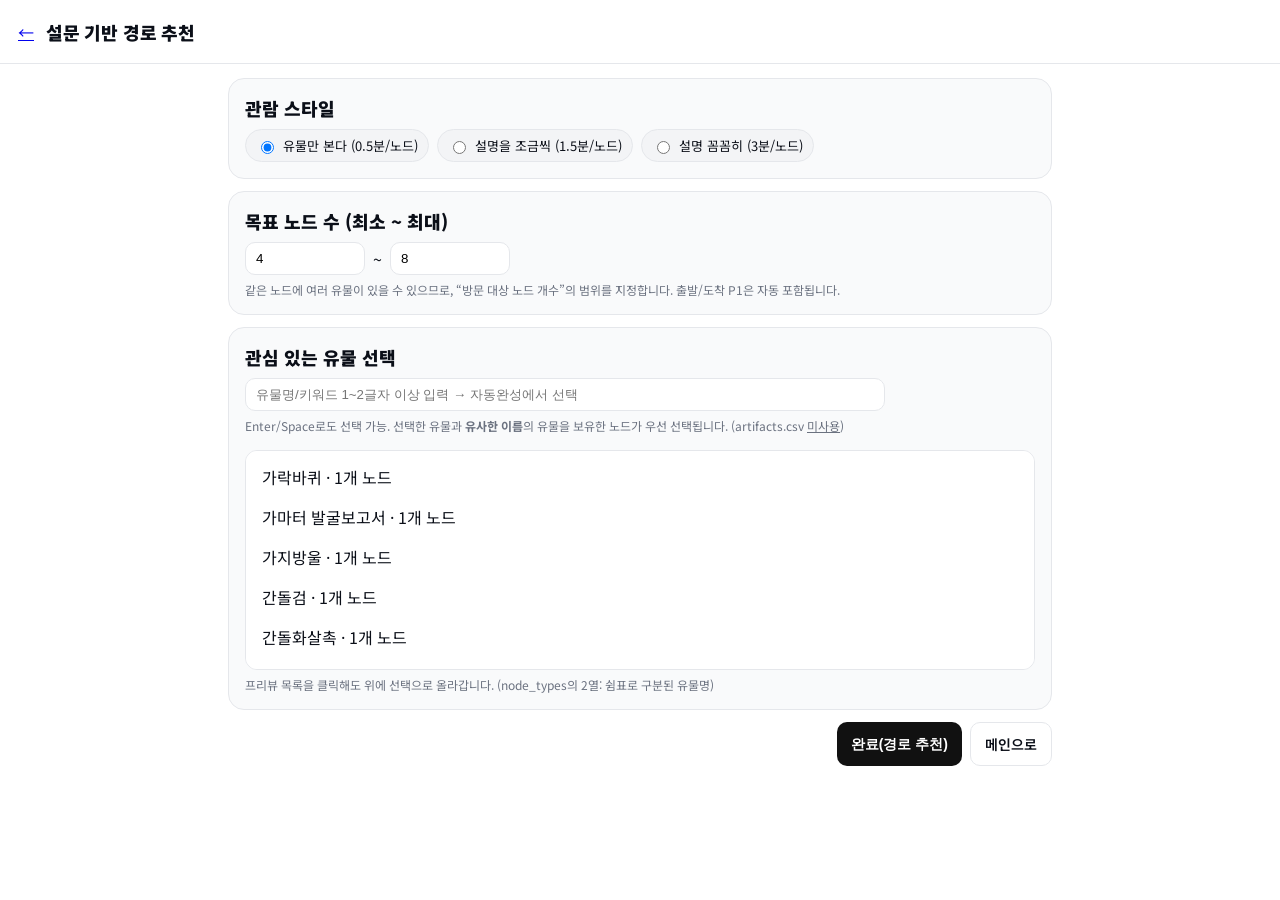
<file: survey.html>
<!doctype html>
<html lang="ko">
<head>
<meta charset="utf-8" />
<meta name="viewport" content="width=device-width,initial-scale=1,viewport-fit=cover" />
<title>설문 기반 경로 추천 — node_types 전용</title>

<link rel="preconnect" href="https://fonts.googleapis.com">
<link rel="preconnect" href="https://fonts.gstatic.com" crossorigin>
<link href="https://fonts.googleapis.com/css2?family=Noto+Sans+KR:wght@400;600;700;900&display=swap" rel="stylesheet">

<link rel="stylesheet" href="style.css" />
<style>
  :root{ --line:#e5e7eb; --muted:#6b7280; }
  body{ font-family:"Noto Sans KR", system-ui, -apple-system, sans-serif; }
  .survey-wrap{ display:flex; flex-direction:column; gap:12px; }
  .section h3{ margin:0 0 8px; font-size:18px; font-weight:900; }
  .row{ display:flex; gap:8px; flex-wrap:wrap; }
  .help{ font-size:12px; color:var(--muted); margin-top:6px; }
  .pill{ display:inline-flex; align-items:center; gap:6px; padding:6px 10px; border-radius:999px; background:#f3f4f6; border:1px solid var(--line); font-size:13px; }
  .input{ padding:8px 10px; border:1px solid var(--line); border-radius:10px; min-width:0; }
  .btn{ padding:10px 14px; border:1px solid var(--line); border-radius:10px; background:#fff; cursor:pointer; }
  .btn-ghost{ background:#fff; }
  .btn-primary{ background:#111; color:#fff; border:0; }

  /* 관심 유물 선택 UI */
  .chooser{ position:relative; }
  .chooser .input{ width:min(640px, 100%); }
  .suggest{ position:absolute; top:calc(100% + 6px); left:0; right:0; z-index:20; border:1px solid var(--line); border-radius:12px; background:#fff; max-height:260px; overflow:auto; box-shadow:0 10px 30px rgba(0,0,0,.06); }
  .s-item{ padding:10px 12px; cursor:pointer; outline:none; }
  .s-item:hover, .s-item:focus{ background:#f3f4f6; }
  .chips{ display:flex; gap:8px; flex-wrap:wrap; margin-top:8px; }
  .chip{ display:inline-flex; align-items:center; gap:8px; padding:6px 10px; border-radius:999px; border:1px solid var(--line); background:#fff; }
  .chip b{ font-weight:900; }
  .chip button{ border:0; background:transparent; cursor:pointer; font-size:14px; }

  /* 목록 프리뷰(선택 보조) */
  .list{ border:1px solid var(--line); border-radius:12px; padding:6px; background:#fff; max-height:220px; overflow:auto; }
  .list-item{ padding:8px 10px; border-radius:8px; cursor:pointer; outline:none; }
  .list-item:hover, .list-item:focus{ background:#f3f4f6; }

  /* 결과 */
  .result{ border:1px solid var(--line); border-radius:16px; padding:14px; background:#fff; }
  .result h4{ margin:0 0 8px; font-size:16px; }
  .route-vis{ display:flex; align-items:center; flex-wrap:wrap; gap:12px; margin-top:8px; }
  .node-dot{ width:36px; height:36px; border-radius:999px; background:#111; color:#fff; display:flex; align-items:center; justify-content:center; font-weight:900; cursor:pointer; }
  .dash{ flex: 0 0 28px; height:2px; background:linear-gradient(90deg,#ddd 50%, transparent 0) repeat-x; background-size:6px 2px; }
  .node-label{ font-size:12px; text-align:center; color:#333; margin-top:2px; }
  .grid-two{ display:grid; gap:8px; grid-template-columns: 1fr 1fr; }
  @media (max-width:640px){ .grid-two{ grid-template-columns:1fr; } }

  .hidden{ display:none !important; }
  .file-fallback{ display:flex; gap:8px; align-items:center; flex-wrap:wrap; }
</style>
</head>
<body>
  <header class="header header--sub">
    <a class="back" href="qa.html" aria-label="뒤로">←</a>
    <h1>설문 기반 경로 추천</h1>
  </header>

  <main class="container">
    <section class="survey-wrap">

      <!-- 관람 스타일 -->
      <section class="section">
        <h3>관람 스타일</h3>
        <div class="row">
          <label class="pill"><input type="radio" name="style" value="0.5" checked> 유물만 본다 (0.5분/노드)</label>
          <label class="pill"><input type="radio" name="style" value="1.5"> 설명을 조금씩 (1.5분/노드)</label>
          <label class="pill"><input type="radio" name="style" value="3"> 설명 꼼꼼히 (3분/노드)</label>
        </div>
      </section>

      <!-- 목표 노드 수 (최소~최대) -->
      <section class="section">
        <h3>목표 노드 수 (최소 ~ 최대)</h3>
        <div class="row">
          <input id="minNodes" class="input" type="number" min="1" value="4" style="max-width:120px" />
          <span style="align-self:center">~</span>
          <input id="maxNodes" class="input" type="number" min="1" value="8" style="max-width:120px" />
        </div>
        <div class="help">같은 노드에 여러 유물이 있을 수 있으므로, “방문 대상 노드 개수”의 범위를 지정합니다. 출발/도착 P1은 자동 포함됩니다.</div>
      </section>

      <!-- 관심 유물 자동완성 + 선택 (node_types.csv 기반) -->
      <section class="section">
        <h3>관심 있는 유물 선택</h3>
        <div class="chooser">
          <input id="interestInput" class="input" placeholder="유물명/키워드 1~2글자 이상 입력 → 자동완성에서 선택" autocomplete="off" />
          <div id="suggestBox" class="suggest hidden" role="listbox" aria-label="유물 자동완성 목록"></div>
        </div>
        <div class="help">Enter/Space로도 선택 가능. 선택한 유물과 <b>유사한 이름</b>의 유물을 보유한 노드가 우선 선택됩니다. (artifacts.csv <u>미사용</u>)</div>
        <div id="chips" class="chips" aria-live="polite"></div>

        <div style="margin-top:8px">
          <div class="list" id="artifactList">
            <div class="muted"><small>유물 목록을 불러오는 중… (로컬로 여셨다면 아래에서 CSV 2개를 직접 선택하세요)</small></div>
          </div>
          <!-- fetch 실패 시 파일 업로드 대체 -->
          <div id="fileFallback" class="file-fallback hidden" style="margin-top:8px">
            <label>node_types.csv <input type="file" id="fileN" accept=".csv"></label>
            <label>distances.csv <input type="file" id="fileD" accept=".csv"></label>
            <button class="btn btn-ghost" id="loadFilesBtn">불러오기</button>
          </div>
          <div class="help">프리뷰 목록을 클릭해도 위에 선택으로 올라갑니다. (node_types의 2열: 쉼표로 구분된 유물명)</div>
        </div>
      </section>

      <!-- 실행 -->
      <div class="row" style="justify-content:flex-end">
        <button class="btn btn-primary" id="runBtn">완료(경로 추천)</button>
        <a class="btn btn-ghost" href="index.html">메인으로</a>
      </div>

      <!-- 결과 -->
      <section class="result" id="resultBox" style="display:none">
        <h4>추천 결과</h4>
        <div id="summaryText" class="muted"></div>

        <div style="margin-top:10px">
          <strong>포함된 유물:</strong>
          <ul id="pickedList" class="ol" style="margin-top:6px"></ul>
        </div>

        <div style="margin-top:10px">
          <strong>이동 경로:</strong>
          <div class="route-vis" id="routeVis"></div>
          <div class="help" id="routeStats" style="margin-top:6px"></div>
        </div>
      </section>
    </section>
  </main>

<script>
/* ================= 공통 CSV 파서 ================= */
function splitCsvLine(line){
  const out=[]; let cur='', inQ=false;
  for (let i=0;i<line.length;i++){
    const ch=line[i];
    if (ch === '"'){
      if (inQ && line[i+1] === '"'){ cur+='"'; i++; }
      else inQ = !inQ;
    }else if (ch === ',' && !inQ){
      out.push(cur); cur='';
    }else{ cur+=ch; }
  }
  out.push(cur);
  return out;
}
function parseCsv(text){
  const lines = text.split(/\r?\n/).filter(l=>l.trim().length>0);
  if(!lines.length) return {headers:[], rows:[]};
  const headers = splitCsvLine(lines[0]).map(h=>h.trim());
  const rows = [];
  for(let i=1;i<lines.length;i++){
    const cols = splitCsvLine(lines[i]);
    const o={};
    headers.forEach((h,idx)=> o[h]= (cols[idx]??'').trim());
    rows.push(o);
  }
  return { headers, rows };
}
async function tryFetchCsv(path){
  const res = await fetch(path);
  if(!res.ok) throw new Error(path+' 응답 실패');
  return await res.text();
}
function readFileAsText(file){
  return new Promise((resolve,reject)=>{
    const fr = new FileReader();
    fr.onload = ()=> resolve(fr.result);
    fr.onerror = ()=> reject(fr.error||new Error('읽기 실패'));
    fr.readAsText(file, 'utf-8');
  });
}

/* ================= 데이터/키( node_types 전용 ) ================= */
let NODE_ROWS=[], EDGE_ROWS=[];            // 원본 rows
let NODE_TO_ARTS=new Map();                // nodeName -> [artifact,...]
let ART_TO_NODES=new Map();                // normalizedArtifact -> Set(nodes)
let ALL_ARTIFACTS=[];                      // {name, norm, nodes:Set}
let GRAPH=new Map();                       // 인접 리스트

const speed_mps = 1.3;

function normStr(s){ return (s||'').toLowerCase().replace(/[\s\u200b\-_.]/g,'').trim(); }
function uniq(arr){ return [...new Set(arr)]; }

function pickKey(obj, keys){ return keys.find(k=>k in obj); }
function getVal(obj, keys){ const k = pickKey(obj, keys)||keys[0]; return (obj[k]||'').trim(); }
function getValNum(obj, keys){ const v = parseFloat(getVal(obj, keys).replace(/,/g,'')); return isFinite(v)? v : NaN; }

// node_types 예상 키: 1열 node, 2열 artifacts(쉼표 구분)
const K_NODE_ID   = ['node','node_id','id','노드','name'];
const K_NODE_ARTS = ['artifacts','contains','유물들','유물목록','유물','포함'];

// distances 예상 키
const K_EDGE_FROM = ['from','source','src','시작'];
const K_EDGE_TO   = ['to','target','dst','끝'];
const K_EDGE_DIST = ['distance','dist','weight','길이','거리'];

/* ================= DOM ================= */
const suggestBox = document.getElementById('suggestBox');
const interestInputEl = document.getElementById('interestInput');
const chipsEl   = document.getElementById('chips');
const artifactListEl = document.getElementById('artifactList');
const fileFallback = document.getElementById('fileFallback');
const fileN = document.getElementById('fileN');
const fileD = document.getElementById('fileD');
const loadStatusEl = document.getElementById('loadStatus');

function updateLoadStatus(source){
  const nodeCount = NODE_TO_ARTS.size;
  const artCount  = ALL_ARTIFACTS.length;
  let edgePairs = 0; for(const [k,arr] of GRAPH) edgePairs += (arr?.length||0);
  const edgeCount = Math.round(edgePairs/2);
  const ok = nodeCount>0 && artCount>0;
  const now = new Date();
  const msg = ok ? `✅ 로드 완료(${source}) — 노드 ${nodeCount} · 유물 ${artCount} · 간선 ${edgeCount} · ${now.toLocaleTimeString()}`
                 : `⚠️ 로드 실패/미완(${source}) — 노드 ${nodeCount} · 유물 ${artCount} · 간선 ${edgeCount}`;
  if(loadStatusEl){ loadStatusEl.innerHTML = msg; loadStatusEl.style.color = ok? '#065f46' : '#b91c1c'; }
  console.log('[로드상태]', {source,nodeCount,artCount,edgeCount});
}


/* ================= 관심 유물(선택 결과) ================= */
const pickedArtifacts = new Map(); // name(norm key 아님) -> {name}
function renderChips(){
  chipsEl.innerHTML='';
  for(const [name,_] of pickedArtifacts){
    const chip = document.createElement('span');
    chip.className='chip';
    chip.innerHTML = `<b>${name}</b><button aria-label="삭제" title="삭제">×</button>`;
    chip.querySelector('button').onclick = ()=>{ pickedArtifacts.delete(name); renderChips(); };
    chipsEl.appendChild(chip);
  }
}

/* ================= 유사도/검색 ================= */
function levenshtein(a,b){
  a=normStr(a); b=normStr(b);
  const n=a.length, m=b.length; if(!n) return m; if(!m) return n;
  const dp=new Array(m+1);
  for(let j=0;j<=m;j++) dp[j]=j;
  for(let i=1;i<=n;i++){
    let prev=dp[0]; dp[0]=i;
    for(let j=1;j<=m;j++){
      const temp=dp[j];
      const cost=(a[i-1]===b[j-1])?0:1;
      dp[j] = Math.min(
        dp[j]+1,         // deletion
        dp[j-1]+1,       // insertion
        prev+cost        // substitution
      );
      prev=temp;
    }
  }
  return dp[m];
}
function simScore(a,b){
  const A=normStr(a), B=normStr(b);
  if(!A||!B) return 0;
  if(A.includes(B)) return Math.min(1, (B.length/Math.max(1,A.length)) + 0.35); // 부분일치 가산
  if(B.includes(A)) return Math.min(1, (A.length/Math.max(1,B.length)) + 0.35);
  const d = levenshtein(A,B);
  return 1 - d/Math.max(A.length,B.length);
}
function tokenize(q){ return q.toLowerCase().split(/[\s,]+/).filter(Boolean); }

function searchArtifacts(q, limit=12){
  const tokens = tokenize(q);
  if(!tokens.length) return [];
  const items = ALL_ARTIFACTS.map(a=>{
    let s=0;
    for(const t of tokens){ s += Math.max(0, simScore(a.name, t)); }
    return { name:a.name, nodes:a.nodes, sc:s };
  }).filter(x=>x.sc>0.5); // 소량 노이즈 컷
  items.sort((a,b)=> b.sc - a.sc);
  const out=[]; const seen=new Set();
  for(const it of items){ if(seen.has(it.name)) continue; seen.add(it.name); out.push(it); if(out.length>=limit) break; }
  return out;
}
function showSuggest(list){
  if(!list.length){ suggestBox.classList.add('hidden'); suggestBox.innerHTML=''; return; }
  const frag=document.createDocumentFragment();
  list.forEach((it)=>{
    const d=document.createElement('div');
    d.className='s-item'; d.setAttribute('role','option'); d.tabIndex=0;
    d.innerHTML = `<strong>${it.name}</strong> · <span class="muted">${it.nodes.size}개 노드</span>`;
    d.addEventListener('click', ()=> { pickedArtifacts.set(it.name, {name:it.name}); renderChips(); suggestBox.classList.add('hidden'); interestInputEl.value=''; interestInputEl.focus(); });
    d.addEventListener('keydown', e=>{ if(e.key==='Enter' || e.key===' '){ e.preventDefault(); d.click(); }});
    frag.appendChild(d);
  });
  suggestBox.innerHTML=''; suggestBox.appendChild(frag);
  suggestBox.classList.remove('hidden');
}
let typingTimer=null;
interestInputEl.addEventListener('input', ()=>{
  clearTimeout(typingTimer);
  const q = interestInputEl.value.trim();
  typingTimer = setTimeout(()=>{
    if(q.length<1){ suggestBox.classList.add('hidden'); return; }
    const list = searchArtifacts(q);
    showSuggest(list);
  }, 120);
});

document.addEventListener('click', (e)=>{
  if(!suggestBox.contains(e.target) && e.target!==interestInputEl){ suggestBox.classList.add('hidden'); }
});
interestInputEl.addEventListener('keydown', (e)=>{
  if(e.key==='ArrowDown'){
    const first = suggestBox.querySelector('.s-item');
    if(first){ e.preventDefault(); first.focus(); }
  }
});

/* ================= 프리뷰 목록(스크롤형) ================= */
function renderArtifactPreview(){
  if(!ALL_ARTIFACTS.length){
    artifactListEl.innerHTML = '<div class="muted"><small>유물 목록이 비어있습니다.</small></div>';
    return;
  }
  const frag = document.createDocumentFragment();
  ALL_ARTIFACTS.slice(0, 200).forEach(a=>{
    const d=document.createElement('div');
    d.className='list-item'; d.tabIndex=0; d.textContent = `${a.name} · ${a.nodes.size}개 노드`;
    d.addEventListener('click', ()=>{ pickedArtifacts.set(a.name, {name:a.name}); renderChips(); });
    d.addEventListener('keydown', (e)=>{ if(e.key==='Enter' || e.key===' '){ e.preventDefault(); d.click(); }});
    frag.appendChild(d);
  });
  artifactListEl.innerHTML=''; artifactListEl.appendChild(frag);
}

/* ================= 그래프/경로 ================= */
function buildGraph(){
  GRAPH.clear();
  if(!EDGE_ROWS.length) return;
  const sample = EDGE_ROWS[0]||{};
  const keys = Object.keys(sample);
  const F = pickKey(sample, K_EDGE_FROM) || keys[0];
  const T = pickKey(sample, K_EDGE_TO)   || keys[1] || keys[0];
  let W = pickKey(sample, K_EDGE_DIST);
  if(!W){
    W = keys.find(k=>/dist|거리|length|weight/i.test(k)) || keys[2] || keys[0];
  }
  for(const e of EDGE_ROWS){
    const u = (e[F]||'').trim();
    const v = (e[T]||'').trim();
    const w = parseFloat(String(e[W]||'').toString().replace(/,/g,''));
    if(!u || !v || !isFinite(w)) continue;
    if(!GRAPH.has(u)) GRAPH.set(u, []);
    if(!GRAPH.has(v)) GRAPH.set(v, []);
    GRAPH.get(u).push({to:v, w});
    GRAPH.get(v).push({to:u, w});
  }
}

function shortestPath(u,v){
  const dist=new Map(), prev=new Map(), pq=new Map();
  for(const n of GRAPH.keys()) dist.set(n,Infinity);
  if(!GRAPH.has(u) || !GRAPH.has(v)) return {distance:Infinity, path:[]};
  dist.set(u,0); pq.set(u,0);
  while(pq.size){
    let x=null, best=Infinity;
    for(const [k,val] of pq){ if(val<best){ best=val; x=k; } }
    pq.delete(x);
    if(x===v) break;
    const dx=dist.get(x);
    for(const {to,w} of (GRAPH.get(x)||[])){
      const nd=dx+w;
      if(nd<dist.get(to)){ dist.set(to,nd); prev.set(to,x); pq.set(to,nd); }
    }
  }
  if(dist.get(v)===Infinity) return {distance:Infinity, path:[]};
  const path=[]; let cur=v;
  while(cur!==undefined){ path.push(cur); if(cur===u) break; cur = prev.get(cur); }
  path.reverse();
  return {distance:dist.get(v), path};
}
function orderWaypointsNN(waypoints){
  const remain=new Set(waypoints), seq=[], start='P1'; let cur=start;
  while(remain.size){
    let best=null, bestD=Infinity;
    for(const c of remain){ const {distance}=shortestPath(cur,c); if(distance<bestD){ best=c; bestD=distance; } }
    if(!best) break;
    seq.push(best); remain.delete(best); cur=best;
  }
  return ['P1', ...seq, 'P1'];
}
function materializeFullPath(ordered){
  let total=0; const full=[];
  for(let i=0;i<ordered.length-1;i++){
    const {path,distance}=shortestPath(ordered[i], ordered[i+1]);
    if(!path.length) continue;
    if(i===0) full.push(...path); else full.push(...path.slice(1));
    total+=distance;
  }
  return { fullPath: full, totalDistance: total };
}

/* ================= node_types 인덱스 만들기 ================= */
function buildNodeAndArtifactIndexes(){
  NODE_TO_ARTS.clear(); ART_TO_NODES.clear(); ALL_ARTIFACTS=[];
  if(!NODE_ROWS.length) return;

  // 키 자동 추론: 1열=노드, 2열=유물목록(쉼표 구분)
  const sample = NODE_ROWS[0]||{};
  const keys = Object.keys(sample);
  let nodeKey = pickKey(sample, K_NODE_ID)   || keys[0];
  let artsKey = pickKey(sample, K_NODE_ARTS) || keys[1] || keys[0];

  for(const r of NODE_ROWS){
    const node = (r[nodeKey]||'').trim(); if(!node) continue;
    const listRaw = String(r[artsKey]||'').split(',');
    const arts = listRaw.map(s=>s.trim()).filter(Boolean);
    NODE_TO_ARTS.set(node, arts);
    for(const a of arts){
      const n = normStr(a);
      if(!ART_TO_NODES.has(n)) ART_TO_NODES.set(n, new Set());
      ART_TO_NODES.get(n).add(node);
    }
  }
  const nameToNodes = new Map();
  for(const [node, arts] of NODE_TO_ARTS){
    for(const a of arts){
      if(!nameToNodes.has(a)) nameToNodes.set(a, new Set());
      nameToNodes.get(a).add(node);
    }
  }
  ALL_ARTIFACTS = [...nameToNodes.entries()].map(([name, nodes])=>({ name, norm:normStr(name), nodes }));
  ALL_ARTIFACTS.sort((a,b)=> a.name.localeCompare(b.name, 'ko'));
}

/* ================= 노드 선택 로직 ================= */
function rankNodesBySelection(){
  // 선택된 유물명들과 유사도가 높은 유물을 보유한 노드를 점수화
  const sel = [...pickedArtifacts.keys()];
  if(sel.length===0){ return []; }
  const scores=new Map();
  for(const [node, arts] of NODE_TO_ARTS){
    let s=0;
    for(const q of sel){
      let localBest=0;
      for(const a of arts){ localBest = Math.max(localBest, simScore(a, q)); }
      s += localBest; // 노드별로 선택한 각 질의에 대해 최고 유사도 합산
    }
    if(s>0.5) scores.set(node, s);
  }
  return [...scores.entries()].sort((a,b)=> b[1]-a[1]);
}

function fillNearestNodes(baseSet, need){
  // P1로부터 가까운 순으로 보충
  const pool = [];
  for(const node of NODE_TO_ARTS.keys()){
    if(node==='P1' || baseSet.has(node)) continue;
    const {distance} = shortestPath('P1', node);
    if(isFinite(distance)) pool.push({node, d:distance});
  }
  pool.sort((a,b)=> a.d - b.d);
  const out=[];
  for(const it of pool){ if(out.length>=need) break; out.push(it.node); }
  return out;
}

function pickNodesWithinRange(minNodes, maxNodes){
  const ranked = rankNodesBySelection();
  const chosen = new Set();

  // 우선: 선택 유물과 유사한 유물을 가진 노드 위주로 선발
  for(const [node,_s] of ranked){ if(chosen.size>=maxNodes) break; if(node!=='P1') chosen.add(node); }

  // 보충: 모자라면 가까운 노드로 채우기
  if(chosen.size < minNodes){
    const add = fillNearestNodes(chosen, minNodes - chosen.size);
    for(const n of add) chosen.add(n);
  }

  // 초과: 점수 낮은 순 제거
  if(chosen.size > maxNodes){
    const scoreMap = new Map(ranked);
    const list = [...chosen].sort((a,b)=> (scoreMap.get(a)||0) - (scoreMap.get(b)||0));
    while(list.length > maxNodes){ const pop=list.shift(); chosen.delete(pop); }
  }

  return { chosen:[...chosen] };
}

/* ================= 노드의 유물 선택(출력용) ================= */
function pickArtifactsOnNodes(nodes, approxCount){
  const sel = [...pickedArtifacts.keys()];
  const picked=[];
  const MAX_PER_NODE=2;

  // 1) 사용자가 고른 질의어에 대해 각 노드에서 가장 비슷한 유물 매칭
  for(const n of nodes){
    const arts = NODE_TO_ARTS.get(n)||[];
    for(const q of sel){
      let best=null, bestS=0;
      for(const a of arts){ const s=simScore(a,q); if(s>bestS){ best=a; bestS=s; } }
      if(best && bestS>=0.55 && !picked.find(p=>p.name===best)){
        const countInNode = picked.filter(p=>p.node===n).length;
        if(countInNode < MAX_PER_NODE) picked.push({name:best, node:n});
      }
    }
  }

  // 2) 모자라면 각 노드에서 남는 유물을 상위 유사도 순으로 채움
  if(picked.length < approxCount){
    for(const n of nodes){
      const arts = (NODE_TO_ARTS.get(n)||[]).slice();
      const sorted = sel.length
        ? arts.map(a=>({a, s: Math.max(...sel.map(q=>simScore(a,q))) }))
              .sort((x,y)=> y.s - x.s)
        : arts.map(a=>({a, s: 0}));
      for(const {a} of sorted){
        if(picked.length >= approxCount) break;
        if(picked.find(p=>p.name===a)) continue;
        const countInNode = picked.filter(p=>p.node===n).length;
        if(countInNode < MAX_PER_NODE) picked.push({name:a, node:n});
      }
    }
  }

  // 3) 여전히 모자라면 전체에서 아무거나 추가
  if(picked.length < approxCount){
    for(const [n, arts] of NODE_TO_ARTS){
      if(picked.length >= approxCount) break;
      for(const a of arts){
        if(picked.find(p=>p.name===a)) continue;
        picked.push({name:a, node:n});
        if(picked.length >= approxCount) break;
      }
    }
  }

  return picked;
}

/* ================= 렌더링 ================= */
function renderPickedList(rows){
  const ul=document.getElementById('pickedList'); ul.innerHTML='';
  rows.forEach((r,i)=>{
    const li=document.createElement('li');
    li.innerHTML = `<strong>${i+1}. ${r.name}</strong> · <span class="muted">${r.node}</span>`;
    ul.appendChild(li);
  });
}
function renderRouteVis(nodes){
  const vis=document.getElementById('routeVis'); vis.innerHTML='';
  nodes.forEach((n,i)=>{
    const wrap=document.createElement('div');
    wrap.style.display='flex'; wrap.style.flexDirection='column'; wrap.style.alignItems='center';
    const dot=document.createElement('div'); dot.className='node-dot'; dot.textContent=(i===0||i===nodes.length-1)?'P':i;
    const lab=document.createElement('div'); lab.className='node-label'; lab.textContent=n;
    dot.title=n; dot.onclick=()=>alert(`노드: ${n}`);
    wrap.appendChild(dot); wrap.appendChild(lab);
    vis.appendChild(wrap);
    if(i<nodes.length-1){ const dash=document.createElement('div'); dash.className='dash'; vis.appendChild(dash); }
  });
}

/* ================= 파이프라인 ================= */
function getStyleMinutes(){ const v=document.querySelector('input[name="style"]:checked')?.value || '1.5'; return parseFloat(v); }
function getNodeRange(){ let min = parseInt(document.getElementById('minNodes').value||'1',10); let max = parseInt(document.getElementById('maxNodes').value||'1',10); if(!isFinite(min)||min<1) min=1; if(!isFinite(max)||max<min) max=min; return {min,max}; }

function materializeAndRender(onlyWaypoints, pickedArtifactsList, perMinutes){
  // 경로
  buildGraph();
  const ordered = orderWaypointsNN(onlyWaypoints);
  const { fullPath, totalDistance } = materializeFullPath(ordered);

  // 시간: 이동 + 관람(유물 수 × 분/노드)
  const walkMinutes = totalDistance / (speed_mps * 60);
  // 관람 시간은 '경유 노드 수 × 분/노드' 기준
  const viewMinutes = perMinutes * onlyWaypoints.length;
  const totalMinutes = walkMinutes + viewMinutes;

  document.getElementById('summaryText').innerHTML =
    `경유 노드: <strong>${onlyWaypoints.length}</strong> (P1 포함 시 ${fullPath.length} 경로 노드)<br>
     이동거리: <strong>${totalDistance.toFixed(0)} m</strong> (보행 ${walkMinutes.toFixed(1)}분) + 관람 ${viewMinutes.toFixed(1)}분 (노드 ${onlyWaypoints.length}개 × ${perMinutes}분/노드)
     → <strong>예상 총 ${Math.round(totalMinutes)}분</strong>`;

  renderPickedList(pickedArtifactsList);
  renderRouteVis(fullPath);
  document.getElementById('routeStats').innerHTML = `<small>출발·도착: P1 · 전체 경로 노드 수: ${fullPath.length}</small>`;

  const box=document.getElementById('resultBox');
  box.style.display='block';
  box.scrollIntoView({behavior:'smooth', block:'start'});
}

async function run(){
  try{
    document.getElementById('resultBox').style.display='none';
    const {min,max} = getNodeRange();
    const perMinutes = getStyleMinutes();

    // 노드 선택(범위 만족)
    const { chosen } = pickNodesWithinRange(min, max);
    const onlyWaypoints = chosen; // P1 제외 경유 노드

    if(onlyWaypoints.length===0){
      alert('방문할 노드를 찾지 못했습니다. 선택한 유물명과 node_types.csv의 2열(유물 목록)을 확인해 주세요.');
      return;
    }

    // 노드에 배치할 유물 선택(관람 수는 “노드 범위에 준해” 자동 결정: 노드당 1~2개씩)
    const approxCount = Math.max(min, Math.min(max*2, 8));
    const pickedList = pickArtifactsOnNodes(onlyWaypoints, approxCount);

    materializeAndRender(onlyWaypoints, pickedList, perMinutes);
  }catch(err){ console.error(err); alert('경로 추천 중 오류가 발생했습니다: ' + (err?.message||err)); }
}

/* ================= 초기화/이벤트 ================= */
function getTime(){ return Date.now?.() ?? new Date().getTime(); }

document.getElementById('runBtn').addEventListener('click', run);

document.getElementById('loadFilesBtn').addEventListener('click', async ()=>{
  try{
    if(!fileN.files[0] || !fileD.files[0]){ alert('두 파일(node_types, distances)을 모두 선택해 주세요.'); return; }
    const [nText,dText] = await Promise.all([ readFileAsText(fileN.files[0]), readFileAsText(fileD.files[0]) ]);
    const np=parseCsv(nText); NODE_ROWS=np.rows;
    const dp=parseCsv(dText); EDGE_ROWS=dp.rows;
    buildNodeAndArtifactIndexes(); buildGraph(); renderArtifactPreview();
    updateLoadStatus('upload');
  }catch(err){ alert('파일 로드 실패: ' + (err?.message||err)); updateLoadStatus('upload-error'); }
});

async function loadByFetch(){
  const [n,d] = await Promise.all([ tryFetchCsv('node_types.csv'), tryFetchCsv('distances.csv') ]);
  const np=parseCsv(n); NODE_ROWS=np.rows;
  const dp=parseCsv(d); EDGE_ROWS=dp.rows;
}

async function init(){
  try{
    await loadByFetch();
    buildNodeAndArtifactIndexes();
    buildGraph();
    renderArtifactPreview();
    updateLoadStatus('fetch');
  }catch(e){
    artifactListEl.innerHTML = '<div class="muted"><small>네트워크로 CSV를 불러오지 못했습니다. 아래에서 두 CSV 파일을 직접 선택해 주세요.</small></div>';
    fileFallback.classList.remove('hidden');
    updateLoadStatus('fetch-error');
  }
}

window.addEventListener('DOMContentLoaded', init);
</script>
</body>
</html>
</file>
<file: style.css>
/* ========== Global ========== */
:root{
  --bg:#fff; --ink:#0b0f18; --muted:#586174; --line:#e5e7eb;
  --header-h:64px; --gap:14px; --pad:18px;
  --enter-dur:.9s; --enter-delay:160ms; --enter-translate:24px; --enter-overshoot:1.02;

  /* Palette */
  --c-blue-1:#6366f1; --c-blue-2:#3b82f6; --c-cyan-1:#22d3ee; --c-cyan-2:#0ea5e9;
  --c-green-1:#10b981; --c-green-2:#84cc16; --c-warm-1:#f59e0b; --c-warm-2:#ef4444;
}
*{box-sizing:border-box}
html,body{height:100%}
body{
  margin:0; background:var(--bg); color:var(--ink);
  font-family:"Noto Sans KR",system-ui,-apple-system,Segoe UI,Roboto,Arial,sans-serif;
}

/* ========== Header ========== */
.header{
  position:sticky; top:0; z-index:10; height:var(--header-h);
  display:flex; align-items:center; gap:12px; padding:0 var(--pad);
  background:#fff; border-bottom:1px solid var(--line);
}
.header h1{margin:0; font:900 20px/1 "Noto Sans KR"; letter-spacing:-.2px}
.header--sub h1{font-size:18px}
.logo-img{height:32px; max-width:120px; object-fit:contain} /* 로고 살짝 축소 */

/* ========== Layout ========== */
main{padding:var(--gap) var(--pad)}
.container{max-width:860px; margin:0 auto}
.grid-2x2{
  height:calc(100vh - var(--header-h) - var(--gap)*2);
  height:calc(100dvh - var(--header-h) - var(--gap)*2);
  display:grid; gap:var(--gap);
  grid-template-columns:1fr 1fr; grid-template-rows:1fr 1fr;
  justify-items:center;          /* 시각적 중앙 정렬 보정 */
  margin-bottom:calc(var(--gap)*2);
  margin-bottom: 40px;
}

/* ========== Tiles ========== */
.tile{
  position:relative; display:flex; flex-direction:column; justify-content:center; align-items:center;
  width:100%; aspect-ratio:1/1; border-radius:18px; padding:20px 16px;
  color:#fff; text-align:center; text-shadow:0 1px 0 rgba(0,0,0,.08),0 0 24px rgba(0,0,0,.08);
  border:1px solid rgba(255,255,255,.25); box-shadow:inset 0 0 0 1px rgba(255,255,255,.18);
  text-decoration:none; cursor:pointer; transition:transform .18s, box-shadow .18s, filter .18s;
  opacity:0; transform:translateY(var(--enter-translate)) scale(.96); 
}
.tile:hover{transform:translateY(-4px) scale(1.01); box-shadow:0 14px 28px rgba(0,0,0,.15), inset 0 0 0 1px rgba(255,255,255,.18); filter:saturate(1.05)}
.tile:active{transform:translateY(-1px) scale(1.005)}
.tile:focus{outline:none}
.tile:focus-visible{box-shadow:0 0 0 3px #fff, 0 0 0 6px rgba(0,0,0,.25)}

.tile__title{margin:0 0 8px; font:900 21px/1.2 "Noto Sans KR"; letter-spacing:-.2px}
.tile__desc{margin:0; font-size:15px; line-height:1.6; color:rgb(255, 255, 255)}

/* Strong gradients */
.tile.t1{background:
  radial-gradient(120% 180% at 10% -20%, rgba(255,255,255,.28) 0%, transparent 40%),
  linear-gradient(135deg,#8bb3ff 0%,var(--c-blue-1) 38%,var(--c-blue-2) 100%)}
.tile.t2{background:
  radial-gradient(140% 140% at 100% 0%, rgba(255,255,255,.22) 0%, transparent 42%),
  linear-gradient(135deg,var(--c-cyan-1) 0%,#38bdf8 48%,var(--c-cyan-2) 100%)}
.tile.t3{background:
  radial-gradient(140% 140% at 0% 100%, rgba(255,255,255,.22) 0%, transparent 42%),
  linear-gradient(135deg,#34d399 0%,var(--c-green-1) 40%,var(--c-green-2) 100%)}
.tile.t4{background:
  radial-gradient(120% 160% at 100% 100%, rgba(255,255,255,.20) 0%, transparent 40%),
  linear-gradient(135deg,var(--c-warm-1) 0%,#fb923c 45%,var(--c-warm-2) 100%)}

/* ========== Enter animation ========== */
@keyframes riseIn{
  0%{opacity:0; transform:translateY(var(--enter-translate)) scale(.96)}
  60%{opacity:1; transform:translateY(0) scale(var(--enter-overshoot))}
  100%{opacity:1; transform:translateY(0) scale(1)}
}
.enter .tile{animation:riseIn var(--enter-dur) cubic-bezier(.18,.9,.2,1) both}
.enter .tile:nth-child(1){animation-delay:calc(var(--enter-delay)*0)}
.enter .tile:nth-child(2){animation-delay:calc(var(--enter-delay)*1)}
.enter .tile:nth-child(3){animation-delay:calc(var(--enter-delay)*2)}
.enter .tile:nth-child(4){animation-delay:calc(var(--enter-delay)*3)}
@media (prefers-reduced-motion:reduce){
  .tile,.enter .tile{animation:none !important; opacity:1 !important; transform:none !important}
}

/* ========== Sub-page commons (간결 유지) ========== */
.section{background:#f9fafb; border:1px solid var(--line); border-radius:16px; padding:16px}
.muted{color:var(--muted)}
.btn{display:inline-flex; align-items:center; justify-content:center; gap:8px; border-radius:12px; padding:12px 14px; font-weight:900; text-decoration:none; cursor:pointer}
.btn-solid{background:#111; color:#fff}
.btn-ghost{background:#fff; color:var(--ink); border:1px solid var(--line)}
.hero {
  position: relative;
  width: 100%;
  max-height: 512px;
  overflow: hidden;
  border-radius: 12px;
}

.hero__img {
  width: 100%;
  height: auto;
  object-fit: cover;
  display: block;
}

.hero__caption {
  position: absolute;
  bottom: 8px;
  left: 12px;
  padding: 4px 8px;
  font-size: 14px;
  color: #fff;
  background: rgba(0,0,0,0.4);
  border-radius: 6px;
}



.badges{ display:flex; gap:8px; flex-wrap:wrap; margin-top:8px; }
.badge{
  display:inline-flex; align-items:center; gap:6px;
  height:28px; padding:0 10px; border-radius:999px;
  border:1px solid var(--line); background:#fff; color:#333; font-size:12px; font-weight:700;
}


/* Routes / Modal (routes.html) — 유지 */ 
.routes{ display:grid; gap:12px; } 
.route{ 
  border:1px solid var(--line);
  border-radius:16px; overflow:hidden;
  background:#fafafa; } 
.bar{ height:8px; } 
.bar.short{ background:linear-gradient(90deg,#ef4444,#f59e0b); }
.bar.insta{ background:linear-gradient(90deg,#2563eb,#0ea5e9); }
.bar.all{ background:linear-gradient(90deg,#2563eb,#0ea5e9); }
.bar.deep{ background:linear-gradient(90deg,#10b981,#84cc16); }
.inner{ padding:16px; }
.inner h4{ margin:0; font-size:16px; display:flex; justify-content:space-between; align-items:center; } 
#modal{ position:fixed; inset:0; z-index:50; display:none; align-items:flex-end; justify-content:center; padding:16px; } 
#modal-back{ position:absolute; inset:0; background:rgba(0,0,0,.35); } 
.modal-card{ width:100%; max-width:420px; border:1px solid var(--line); border-radius:16px; overflow:hidden; background:#fff; position:relative; z-index:1; }



/* ========== Responsive ========== */
/* 모바일 최적화: 1열일 때 가로 중앙 정렬 (정확히 중앙) */
@media (max-width:480px){
  .grid-2x2{
    grid-template-columns: 1fr;
    grid-auto-rows: auto;
    justify-items: center;   /* 카드 가로 중앙 */
    width: 100%;
    /*margin-bottom: 24px;*/
  }

  /* 핵심 수정: vw 대신 컨테이너 기준 % 사용 */
  .tile{
    aspect-ratio: 16 / 9;
    max-height: 200px;
    width: min(100%, 420px);   /* 기존: min(92vw, 420px) → 변경: 컨테이너 100% 기준 */
    padding: 18px 14px;
  }

  .tile__title{ font-size:19px; }
  .tile__desc{
    font-size:14px;
    display:-webkit-box; -webkit-box-orient:vertical; -webkit-line-clamp:2; overflow:hidden;
    max-width: 26ch;
  }

  .tile.t4 {
    margin-bottom: 24px; /* others 카드 아래 공간 */
  }

  .composer{ gap:6px; }
  .btn{ height:42px; padding:0 12px; font-size:13px; }
  .composer .input{ height:42px; }
  
}

@media (max-width:360px){
  .tile__title{font-size:19px}
  .tile__desc{font-size:14px}

} 



/* 입력 필드가 두 버튼 옆에서 가변 폭을 차지하도록 */
.composer{
  display:flex; gap:8px; align-items:center;
  justify-content:center;
  background:#fff; padding:10px;
  border:1px solid var(--line); border-radius:12px;

  flex-wrap:nowrap;    /* ✅ 줄바꿈 금지 */
  overflow:hidden;     /* 혹시 삐져나오는 경우 대비 */
}

.composer .input{
  flex:1 1 auto;       /* ✅ 남는 공간 다 차지 */
  min-width:0;         /* ✅ flexbox에서 줄어들 수 있게 */
  height:44px; border:1px solid var(--line);
  border-radius:10px; padding:0 12px;
  font-size:15px; outline:none;
}

.input:focus,
.input:focus-visible{
  outline:none !important;
  box-shadow: 0 0 0 3px rgba(37,99,235,.12); /* 은은한 대체 포커스 */
  border-color:#c7d2fe;
}


.btn{
  display:inline-flex; align-items:center; justify-content:center;
  height:44px; padding:0 14px; border-radius:10px;
  border:1px solid var(--line); background:#fff; cursor:pointer;
  font-weight:600; font-size:14px; line-height:1;
  white-space:nowrap;            /* 버튼 글자 줄바꿈 금지 */
  text-align:center;             /* 중앙 정렬 */
  -webkit-tap-highlight-color: transparent;
  transition: box-shadow .15s, transform .02s, background .15s, border-color .15s;
}
.btn:hover{ box-shadow: 0 4px 12px rgba(0,0,0,.06); }
.btn:active{ transform: translateY(1px); }

.btn-solid{
  background:#2563eb; color:#fff; border-color:#2563eb;
}
.btn-solid:hover{ background:#1d4ed8; border-color:#1d4ed8; }

/* 입력창/버튼 초점 윤곽선 통일 제거 */
.btn:focus, .btn:focus-visible{
  outline:none !important; box-shadow: 0 0 0 3px rgba(37,99,235,.12);
}
</file>
